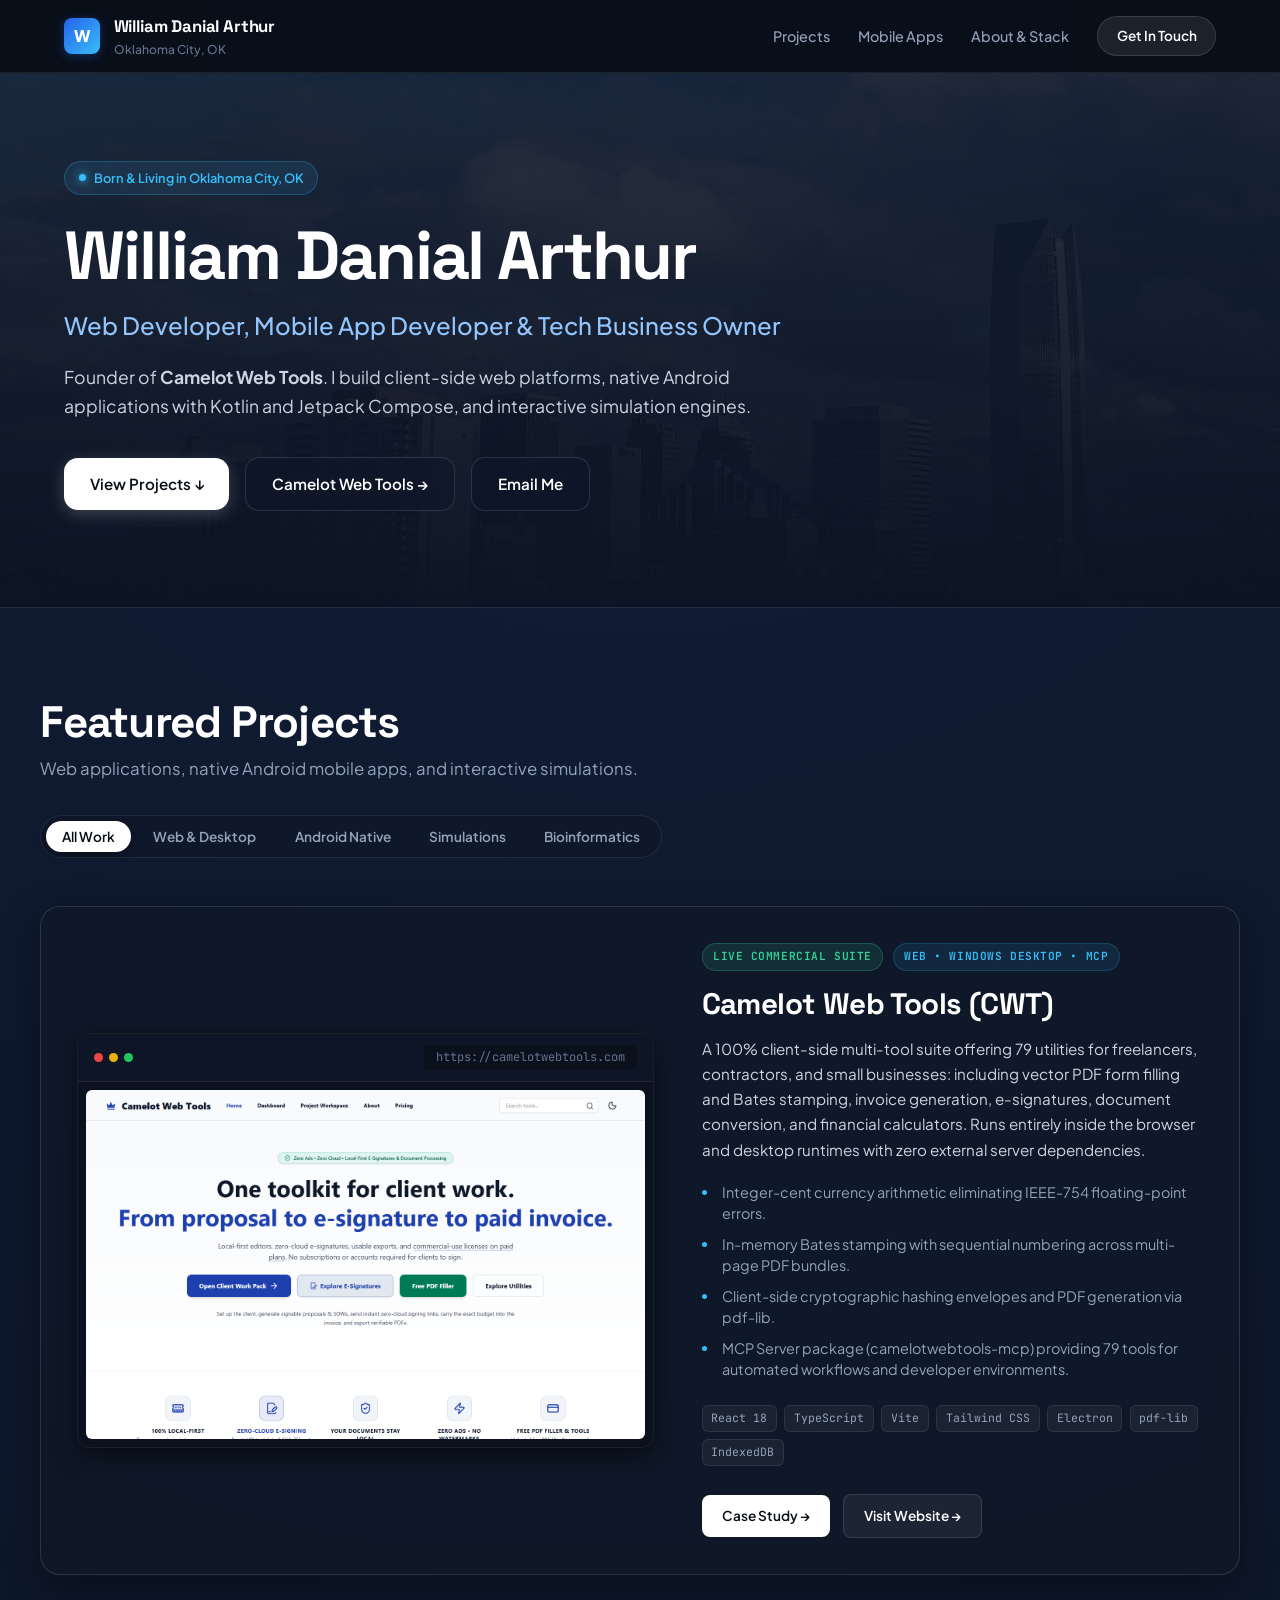
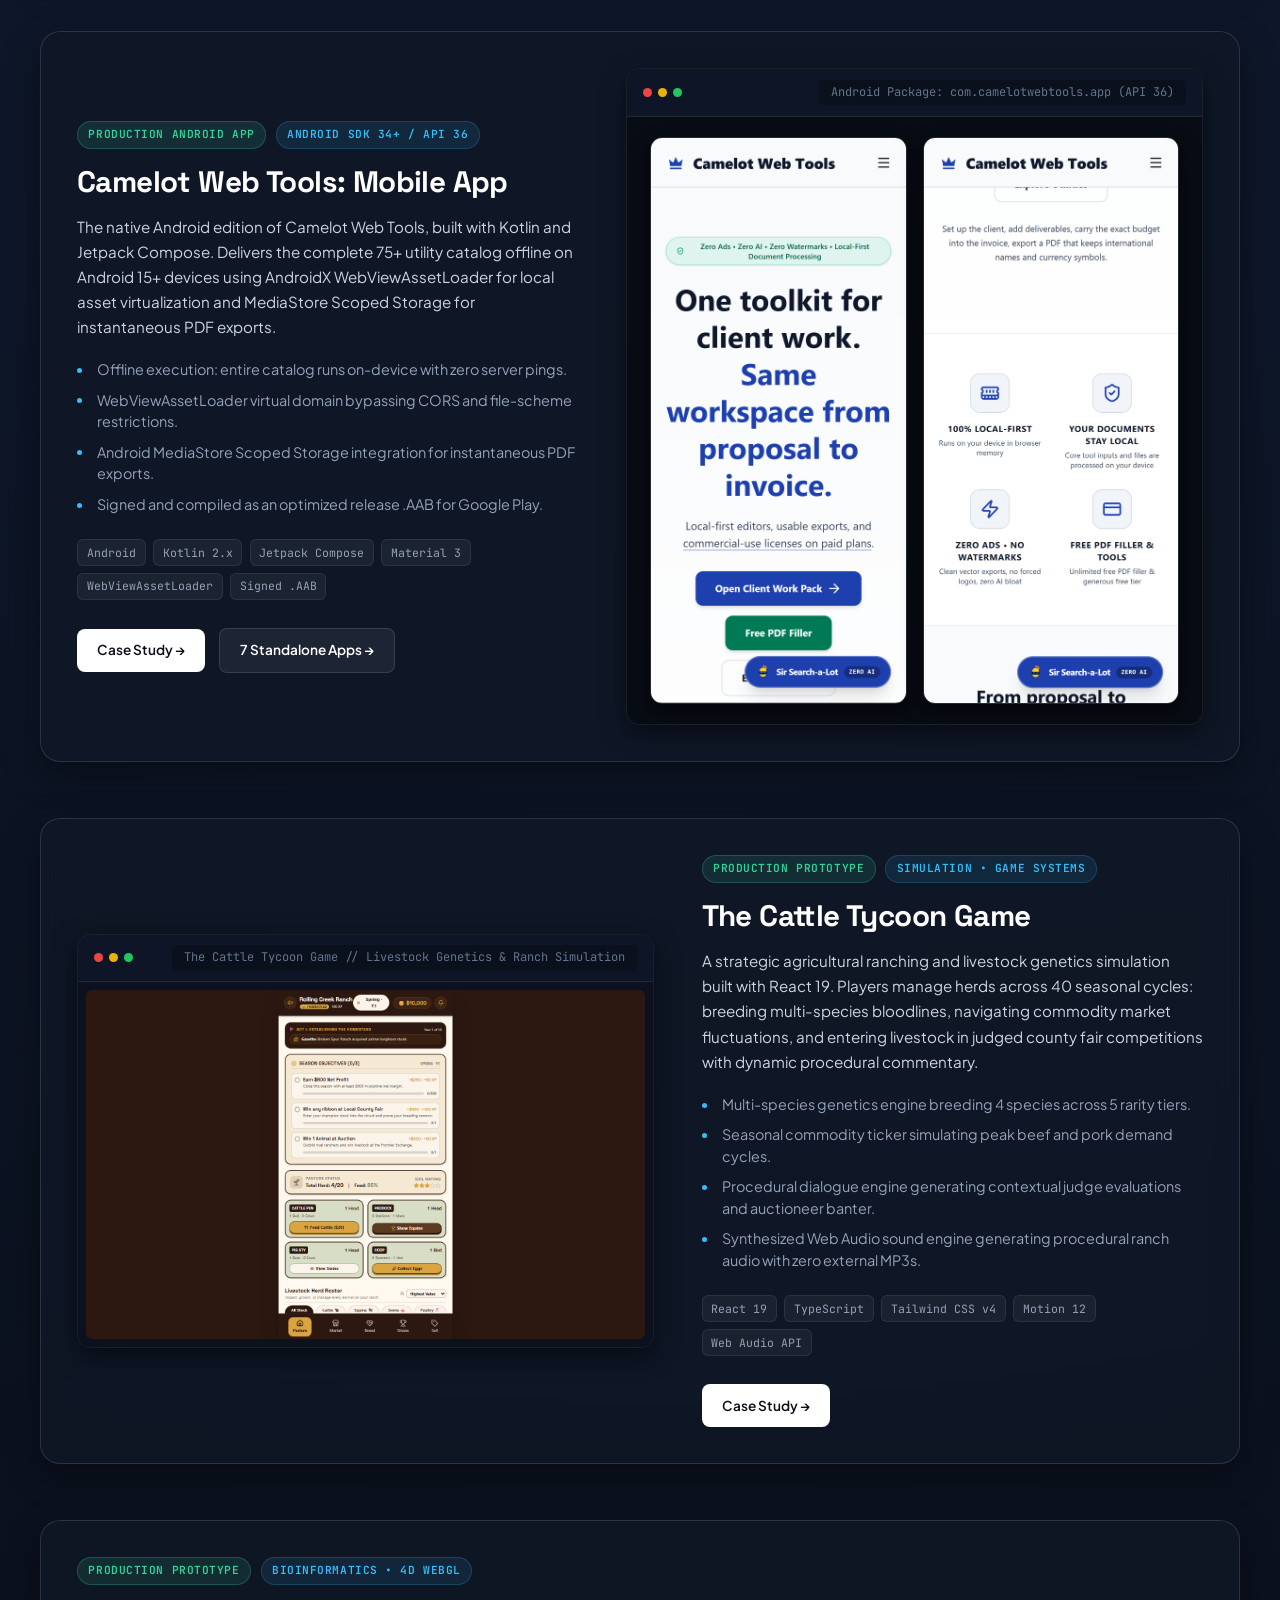
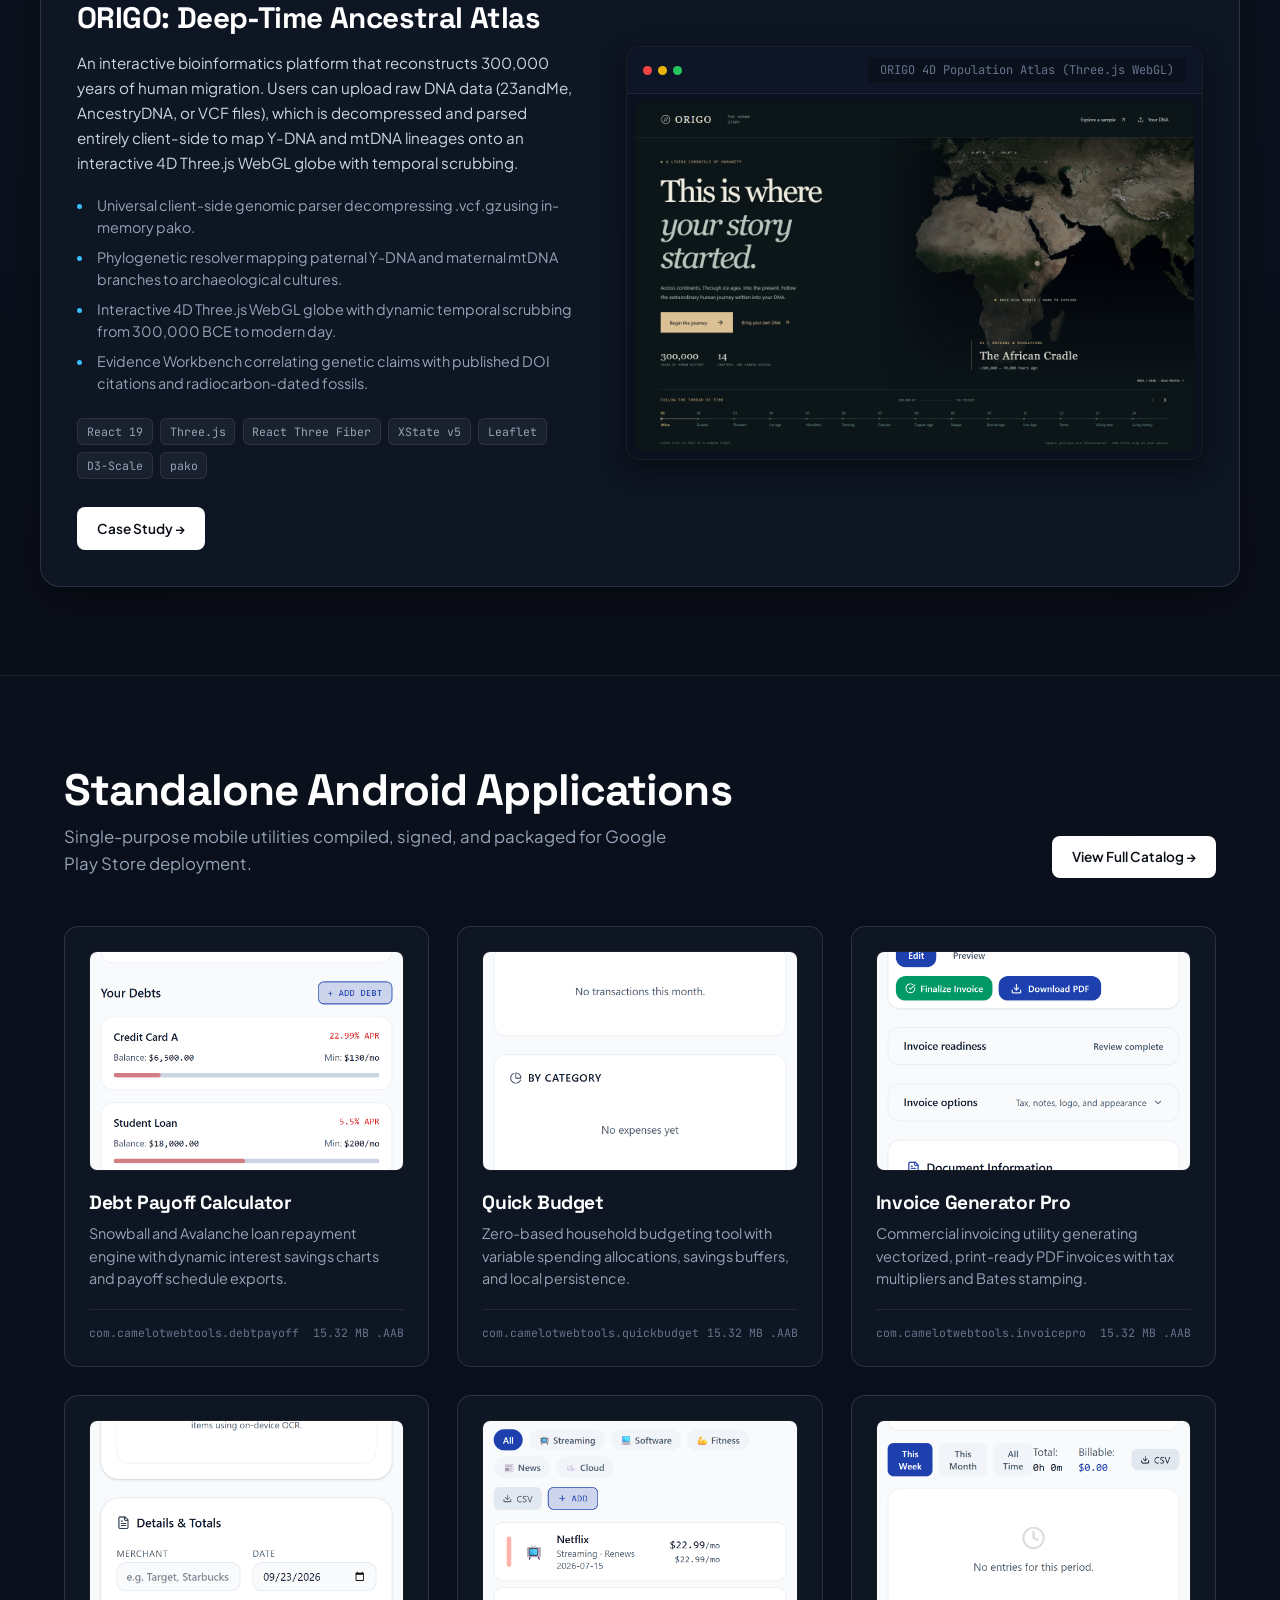
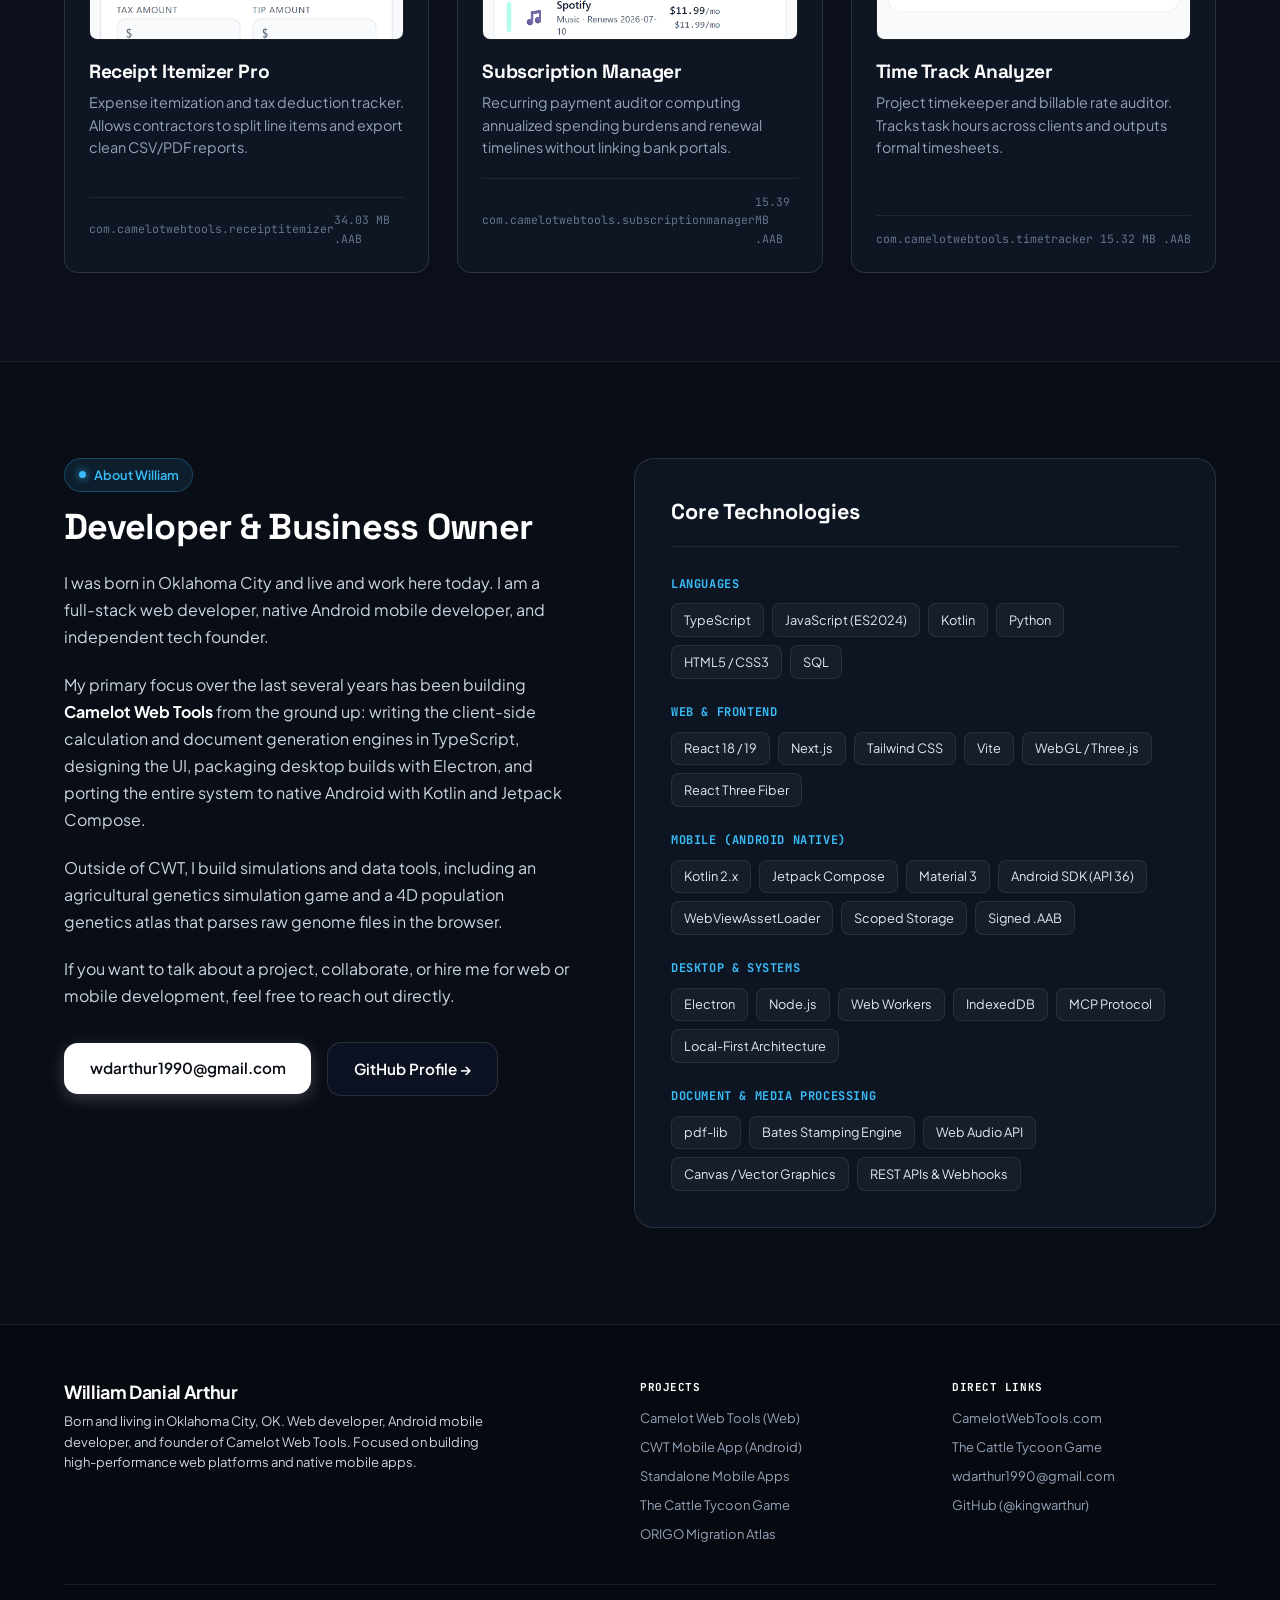
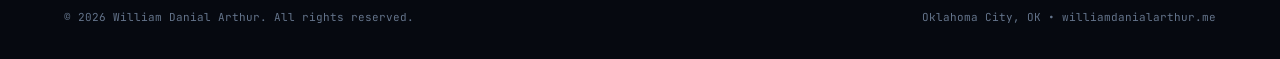
<file: index.html>
<!DOCTYPE html>
<html lang="en">
<head>
  <meta charset="UTF-8" />
  <meta name="viewport" content="width=device-width, initial-scale=1.0" />
  <title>William Danial Arthur | Web Developer, Mobile App Developer &amp; Tech Business Owner (OKC)</title>
  <meta name="description" content="Portfolio of William Danial Arthur - born and living in Oklahoma City, OK. Web developer, Android mobile developer, and founder of Camelot Web Tools." />
  
  <link rel="icon" type="image/png" href="assets/images/cwt-app-icon.png">

  <!-- Google Fonts -->
  <link rel="preconnect" href="https://fonts.googleapis.com">
  <link rel="preconnect" href="https://fonts.gstatic.com" crossorigin>
  <link href="https://fonts.googleapis.com/css2?family=JetBrains+Mono:wght@400;500;600&family=Plus+Jakarta+Sans:wght@400;500;600;700;800&family=Space+Grotesk:wght@600;700;800&display=swap" rel="stylesheet">

  <link rel="stylesheet" href="style.css" />
</head>
<body>

  <!-- Top Scroll Progress Indicator -->
  <div id="scroll-progress"></div>

  <!-- Site Navigation Header -->
  <header class="site-header">
    <div class="container nav-row">
      <a href="index.html" class="brand-group">
        <div class="brand-logo-box">W</div>
        <div class="brand-details">
          <span class="brand-title">William Danial Arthur</span>
          <span class="brand-subtitle">Oklahoma City, OK</span>
        </div>
      </a>

      <nav>
        <button class="mobile-toggle" id="mobileMenuToggle" aria-label="Toggle navigation menu">&#9776;</button>
        <ul class="nav-links" id="navLinks">
          <li><a href="#projects">Projects</a></li>
          <li><a href="#mobileApps">Mobile Apps</a></li>
          <li><a href="#about">About &amp; Stack</a></li>
          <li><a href="mailto:wdarthur1990@gmail.com" class="nav-contact-btn">Get In Touch</a></li>
        </ul>
      </nav>
    </div>
  </header>

  <main>
    <!-- Hero Section with Oklahoma City Skyline Parallax -->
    <section class="hero-wrapper">
      <div class="hero-skyline-bg" id="heroSkyline"></div>
      <div class="container">
        <div class="hero-content">
          <div class="hero-location-tag">
            <span class="hero-location-dot"></span>
            <span>Born &amp; Living in Oklahoma City, OK</span>
          </div>
          <h1 class="hero-headline">William Danial Arthur</h1>
          <p class="hero-subheadline">
            Web Developer, Mobile App Developer &amp; Tech Business Owner
          </p>
          <p class="hero-paragraph">
            Founder of <strong>Camelot Web Tools</strong>. I build client-side web platforms, native Android applications with Kotlin and Jetpack Compose, and interactive simulation engines.
          </p>
          <div class="hero-actions">
            <a href="#projects" class="btn-solid-white">View Projects &darr;</a>
            <a href="https://camelotwebtools.com" target="_blank" rel="noopener" class="btn-outline-white">Camelot Web Tools &rarr;</a>
            <a href="mailto:wdarthur1990@gmail.com" class="btn-outline-white">Email Me</a>
          </div>
        </div>
      </div>
    </section>

    <!-- Featured Projects Showcase -->
    <section class="container section-padding" id="projects">
      <div class="section-head">
        <div>
          <h2 class="section-title">Featured Projects</h2>
          <p class="section-subtitle">
            Web applications, native Android mobile apps, and interactive simulations.
          </p>
        </div>

        <!-- Filter Tabs -->
        <div class="filter-tabs" id="filterTabs">
          <button class="filter-tab active" data-filter="all">All Work</button>
          <button class="filter-tab" data-filter="web">Web &amp; Desktop</button>
          <button class="filter-tab" data-filter="mobile">Android Native</button>
          <button class="filter-tab" data-filter="simulation">Simulations</button>
          <button class="filter-tab" data-filter="bio">Bioinformatics</button>
        </div>
      </div>

      <!-- Project Stack Cards -->
      <div class="project-stack">

        <!-- 1. CAMELOT WEB TOOLS -->
        <article class="project-card is-visible" data-category="web">
          <div class="project-media">
            <div class="chrome-bar">
              <div class="chrome-dots">
                <span class="chrome-dot"></span>
                <span class="chrome-dot"></span>
                <span class="chrome-dot"></span>
              </div>
              <div class="chrome-address">https://camelotwebtools.com</div>
            </div>
            <div class="media-stage">
              <img src="assets/images/cwt-desktop-real.png" alt="Camelot Web Tools Web Application Screenshot" loading="lazy" />
            </div>
          </div>

          <div class="project-content">
            <div>
              <div class="status-badge-row">
                <span class="status-badge badge-live">Live Commercial Suite</span>
                <span class="status-badge badge-platform">Web &bull; Windows Desktop &bull; MCP</span>
              </div>
              <h3 class="project-title">Camelot Web Tools (CWT)</h3>
              <p class="project-desc">
                A 100% client-side multi-tool suite offering 79 utilities for freelancers, contractors, and small businesses: including vector PDF form filling and Bates stamping, invoice generation, e-signatures, document conversion, and financial calculators. Runs entirely inside the browser and desktop runtimes with zero external server dependencies.
              </p>
              <ul class="bullet-features">
                <li>Integer-cent currency arithmetic eliminating IEEE-754 floating-point errors.</li>
                <li>In-memory Bates stamping with sequential numbering across multi-page PDF bundles.</li>
                <li>Client-side cryptographic hashing envelopes and PDF generation via pdf-lib.</li>
                <li>MCP Server package (camelotwebtools-mcp) providing 79 tools for automated workflows and developer environments.</li>
              </ul>
              <div class="tag-cluster">
                <span class="tag-item">React 18</span>
                <span class="tag-item">TypeScript</span>
                <span class="tag-item">Vite</span>
                <span class="tag-item">Tailwind CSS</span>
                <span class="tag-item">Electron</span>
                <span class="tag-item">pdf-lib</span>
                <span class="tag-item">IndexedDB</span>
              </div>
            </div>
            <div class="btn-actions-row">
              <a href="cwt.html" class="btn-case-study">Case Study &rarr;</a>
              <a href="https://camelotwebtools.com" target="_blank" rel="noopener" class="btn-live-link">Visit Website &rarr;</a>
            </div>
          </div>
        </article>

        <!-- 2. CWT MOBILE APP -->
        <article class="project-card reverse is-visible" data-category="mobile">
          <div class="project-media">
            <div class="chrome-bar">
              <div class="chrome-dots">
                <span class="chrome-dot"></span>
                <span class="chrome-dot"></span>
                <span class="chrome-dot"></span>
              </div>
              <div class="chrome-address">Android Package: com.camelotwebtools.app (API 36)</div>
            </div>
            <div class="media-stage dual-phones">
              <div class="phone-card">
                <img src="assets/images/cwt-mobile-hub.png" alt="CWT Mobile Hub Android Screen" loading="lazy" />
              </div>
              <div class="phone-card">
                <img src="assets/images/cwt-mobile-finance.png" alt="CWT Mobile Financial Suite Android Screen" loading="lazy" />
              </div>
            </div>
          </div>

          <div class="project-content">
            <div>
              <div class="status-badge-row">
                <span class="status-badge badge-live">Production Android App</span>
                <span class="status-badge badge-platform">Android SDK 34+ / API 36</span>
              </div>
              <h3 class="project-title">Camelot Web Tools: Mobile App</h3>
              <p class="project-desc">
                The native Android edition of Camelot Web Tools, built with Kotlin and Jetpack Compose. Delivers the complete 75+ utility catalog offline on Android 15+ devices using AndroidX WebViewAssetLoader for local asset virtualization and MediaStore Scoped Storage for instantaneous PDF exports.
              </p>
              <ul class="bullet-features">
                <li>Offline execution: entire catalog runs on-device with zero server pings.</li>
                <li>WebViewAssetLoader virtual domain bypassing CORS and file-scheme restrictions.</li>
                <li>Android MediaStore Scoped Storage integration for instantaneous PDF exports.</li>
                <li>Signed and compiled as an optimized release .AAB for Google Play.</li>
              </ul>
              <div class="tag-cluster">
                <span class="tag-item">Android</span>
                <span class="tag-item">Kotlin 2.x</span>
                <span class="tag-item">Jetpack Compose</span>
                <span class="tag-item">Material 3</span>
                <span class="tag-item">WebViewAssetLoader</span>
                <span class="tag-item">Signed .AAB</span>
              </div>
            </div>
            <div class="btn-actions-row">
              <a href="cwt-mobile.html" class="btn-case-study">Case Study &rarr;</a>
              <a href="cwt-standalone-apps.html" class="btn-live-link">7 Standalone Apps &rarr;</a>
            </div>
          </div>
        </article>

        <!-- 3. THE CATTLE TYCOON GAME -->
        <article class="project-card is-visible" data-category="simulation">
          <div class="project-media">
            <div class="chrome-bar">
              <div class="chrome-dots">
                <span class="chrome-dot"></span>
                <span class="chrome-dot"></span>
                <span class="chrome-dot"></span>
              </div>
              <div class="chrome-address">The Cattle Tycoon Game // Livestock Genetics &amp; Ranch Simulation</div>
            </div>
            <div class="media-stage">
              <img src="assets/images/cattle-tycoon-real.png" alt="The Cattle Game Livestock Simulation Screenshot" loading="lazy" />
            </div>
          </div>

          <div class="project-content">
            <div>
              <div class="status-badge-row">
                <span class="status-badge badge-live">Production Prototype</span>
                <span class="status-badge badge-platform">Simulation &bull; Game Systems</span>
              </div>
              <h3 class="project-title">The Cattle Tycoon Game</h3>
              <p class="project-desc">
                A strategic agricultural ranching and livestock genetics simulation built with React 19. Players manage herds across 40 seasonal cycles: breeding multi-species bloodlines, navigating commodity market fluctuations, and entering livestock in judged county fair competitions with dynamic procedural commentary.
              </p>
              <ul class="bullet-features">
                <li>Multi-species genetics engine breeding 4 species across 5 rarity tiers.</li>
                <li>Seasonal commodity ticker simulating peak beef and pork demand cycles.</li>
                <li>Procedural dialogue engine generating contextual judge evaluations and auctioneer banter.</li>
                <li>Synthesized Web Audio sound engine generating procedural ranch audio with zero external MP3s.</li>
              </ul>
              <div class="tag-cluster">
                <span class="tag-item">React 19</span>
                <span class="tag-item">TypeScript</span>
                <span class="tag-item">Tailwind CSS v4</span>
                <span class="tag-item">Motion 12</span>
                <span class="tag-item">Web Audio API</span>
              </div>
            </div>
            <div class="btn-actions-row">
              <a href="cattle-tycoon.html" class="btn-case-study">Case Study &rarr;</a>
            </div>
          </div>
        </article>

        <!-- 4. ORIGO BIOINFORMATICS ATLAS -->
        <article class="project-card reverse is-visible" data-category="bio">
          <div class="project-media">
            <div class="chrome-bar">
              <div class="chrome-dots">
                <span class="chrome-dot"></span>
                <span class="chrome-dot"></span>
                <span class="chrome-dot"></span>
              </div>
              <div class="chrome-address">ORIGO 4D Population Atlas (Three.js WebGL)</div>
            </div>
            <div class="media-stage">
              <img src="assets/images/origo-real.png" alt="ORIGO 4D WebGL Population Dispersal Atlas Screenshot" loading="lazy" />
            </div>
          </div>

          <div class="project-content">
            <div>
              <div class="status-badge-row">
                <span class="status-badge badge-live">Production Prototype</span>
                <span class="status-badge badge-platform">Bioinformatics &bull; 4D WebGL</span>
              </div>
              <h3 class="project-title">ORIGO: Deep-Time Ancestral Atlas</h3>
              <p class="project-desc">
                An interactive bioinformatics platform that reconstructs 300,000 years of human migration. Users can upload raw DNA data (23andMe, AncestryDNA, or VCF files), which is decompressed and parsed entirely client-side to map Y-DNA and mtDNA lineages onto an interactive 4D Three.js WebGL globe with temporal scrubbing.
              </p>
              <ul class="bullet-features">
                <li>Universal client-side genomic parser decompressing .vcf.gz using in-memory pako.</li>
                <li>Phylogenetic resolver mapping paternal Y-DNA and maternal mtDNA branches to archaeological cultures.</li>
                <li>Interactive 4D Three.js WebGL globe with dynamic temporal scrubbing from 300,000 BCE to modern day.</li>
                <li>Evidence Workbench correlating genetic claims with published DOI citations and radiocarbon-dated fossils.</li>
              </ul>
              <div class="tag-cluster">
                <span class="tag-item">React 19</span>
                <span class="tag-item">Three.js</span>
                <span class="tag-item">React Three Fiber</span>
                <span class="tag-item">XState v5</span>
                <span class="tag-item">Leaflet</span>
                <span class="tag-item">D3-Scale</span>
                <span class="tag-item">pako</span>
              </div>
            </div>
            <div class="btn-actions-row">
              <a href="origo.html" class="btn-case-study">Case Study &rarr;</a>
            </div>
          </div>
        </article>

      </div>
    </section>

    <!-- Standalone Android Applications Catalog -->
    <section class="standalone-section section-padding" id="mobileApps">
      <div class="container">
        <div class="section-head">
          <div>
            <h2 class="section-title">Standalone Android Applications</h2>
            <p class="section-subtitle">
              Single-purpose mobile utilities compiled, signed, and packaged for Google Play Store deployment.
            </p>
          </div>
          <div>
            <a href="cwt-standalone-apps.html" class="btn-case-study">View Full Catalog &rarr;</a>
          </div>
        </div>

        <div class="apps-grid">

          <!-- 1: Debt Payoff -->
          <article class="app-card" data-category="mobile">
            <div class="app-stage">
              <img src="assets/images/cwt-standalone-debt.png" alt="Debt Payoff Calculator Android Screen" loading="lazy" />
            </div>
            <h4 class="app-title">Debt Payoff Calculator</h4>
            <p class="app-desc">
              Snowball and Avalanche loan repayment engine with dynamic interest savings charts and payoff schedule exports.
            </p>
            <div class="app-footer">
              <span>com.camelotwebtools.debtpayoff</span>
              <span>15.32 MB .AAB</span>
            </div>
          </article>

          <!-- 2: Quick Budget -->
          <article class="app-card" data-category="mobile">
            <div class="app-stage">
              <img src="assets/images/cwt-standalone-budget.png" alt="Quick Budget Android Screen" loading="lazy" />
            </div>
            <h4 class="app-title">Quick Budget</h4>
            <p class="app-desc">
              Zero-based household budgeting tool with variable spending allocations, savings buffers, and local persistence.
            </p>
            <div class="app-footer">
              <span>com.camelotwebtools.quickbudget</span>
              <span>15.32 MB .AAB</span>
            </div>
          </article>

          <!-- 3: Invoice Generator Pro -->
          <article class="app-card" data-category="mobile">
            <div class="app-stage">
              <img src="assets/images/cwt-standalone-invoice.png" alt="Invoice Generator Pro Android Screen" loading="lazy" />
            </div>
            <h4 class="app-title">Invoice Generator Pro</h4>
            <p class="app-desc">
              Commercial invoicing utility generating vectorized, print-ready PDF invoices with tax multipliers and Bates stamping.
            </p>
            <div class="app-footer">
              <span>com.camelotwebtools.invoicepro</span>
              <span>15.32 MB .AAB</span>
            </div>
          </article>

          <!-- 4: Receipt Itemizer Pro -->
          <article class="app-card" data-category="mobile">
            <div class="app-stage">
              <img src="assets/images/cwt-standalone-receipt.png" alt="Receipt Itemizer Pro Android Screen" loading="lazy" />
            </div>
            <h4 class="app-title">Receipt Itemizer Pro</h4>
            <p class="app-desc">
              Expense itemization and tax deduction tracker. Allows contractors to split line items and export clean CSV/PDF reports.
            </p>
            <div class="app-footer">
              <span>com.camelotwebtools.receiptitemizer</span>
              <span>34.03 MB .AAB</span>
            </div>
          </article>

          <!-- 5: Subscription Manager -->
          <article class="app-card" data-category="mobile">
            <div class="app-stage">
              <img src="assets/images/cwt-standalone-subscription.png" alt="Subscription Manager Android Screen" loading="lazy" />
            </div>
            <h4 class="app-title">Subscription Manager</h4>
            <p class="app-desc">
              Recurring payment auditor computing annualized spending burdens and renewal timelines without linking bank portals.
            </p>
            <div class="app-footer">
              <span>com.camelotwebtools.subscriptionmanager</span>
              <span>15.39 MB .AAB</span>
            </div>
          </article>

          <!-- 6: Time Track Analyzer -->
          <article class="app-card" data-category="mobile">
            <div class="app-stage">
              <img src="assets/images/cwt-standalone-timetrack.png" alt="Time Track Analyzer Android Screen" loading="lazy" />
            </div>
            <h4 class="app-title">Time Track Analyzer</h4>
            <p class="app-desc">
              Project timekeeper and billable rate auditor. Tracks task hours across clients and outputs formal timesheets.
            </p>
            <div class="app-footer">
              <span>com.camelotwebtools.timetracker</span>
              <span>15.32 MB .AAB</span>
            </div>
          </article>

        </div>
      </div>
    </section>

    <!-- About & Technical Stack -->
    <section class="about-section" id="about">
      <div class="container about-grid">
        <div class="about-bio">
          <div class="hero-location-tag" style="margin-bottom: 14px;">
            <span class="hero-location-dot"></span>
            <span>About William</span>
          </div>
          <h2>Developer &amp; Business Owner</h2>
          <p>
            I was born in Oklahoma City and live and work here today. I am a full-stack web developer, native Android mobile developer, and independent tech founder.
          </p>
          <p>
            My primary focus over the last several years has been building <strong>Camelot Web Tools</strong> from the ground up: writing the client-side calculation and document generation engines in TypeScript, designing the UI, packaging desktop builds with Electron, and porting the entire system to native Android with Kotlin and Jetpack Compose.
          </p>
          <p>
            Outside of CWT, I build simulations and data tools, including an agricultural genetics simulation game and a 4D population genetics atlas that parses raw genome files in the browser.
          </p>
          <p>
            If you want to talk about a project, collaborate, or hire me for web or mobile development, feel free to reach out directly.
          </p>
          <div class="about-contact-links">
            <a href="mailto:wdarthur1990@gmail.com" class="btn-solid-white">wdarthur1990@gmail.com</a>
            <a href="https://github.com/kingwarthur" target="_blank" rel="noopener" class="btn-outline-white">GitHub Profile &rarr;</a>
          </div>
        </div>

        <!-- Technical Stack Panel -->
        <div class="stack-panel">
          <div class="stack-title">Core Technologies</div>
          <div class="stack-list">
            <div>
              <div class="stack-group-title">Languages</div>
              <div class="stack-chips">
                <span class="stack-chip">TypeScript</span>
                <span class="stack-chip">JavaScript (ES2024)</span>
                <span class="stack-chip">Kotlin</span>
                <span class="stack-chip">Python</span>
                <span class="stack-chip">HTML5 / CSS3</span>
                <span class="stack-chip">SQL</span>
              </div>
            </div>

            <div>
              <div class="stack-group-title">Web &amp; Frontend</div>
              <div class="stack-chips">
                <span class="stack-chip">React 18 / 19</span>
                <span class="stack-chip">Next.js</span>
                <span class="stack-chip">Tailwind CSS</span>
                <span class="stack-chip">Vite</span>
                <span class="stack-chip">WebGL / Three.js</span>
                <span class="stack-chip">React Three Fiber</span>
              </div>
            </div>

            <div>
              <div class="stack-group-title">Mobile (Android Native)</div>
              <div class="stack-chips">
                <span class="stack-chip">Kotlin 2.x</span>
                <span class="stack-chip">Jetpack Compose</span>
                <span class="stack-chip">Material 3</span>
                <span class="stack-chip">Android SDK (API 36)</span>
                <span class="stack-chip">WebViewAssetLoader</span>
                <span class="stack-chip">Scoped Storage</span>
                <span class="stack-chip">Signed .AAB</span>
              </div>
            </div>

            <div>
              <div class="stack-group-title">Desktop &amp; Systems</div>
              <div class="stack-chips">
                <span class="stack-chip">Electron</span>
                <span class="stack-chip">Node.js</span>
                <span class="stack-chip">Web Workers</span>
                <span class="stack-chip">IndexedDB</span>
                <span class="stack-chip">MCP Protocol</span>
                <span class="stack-chip">Local-First Architecture</span>
              </div>
            </div>

            <div>
              <div class="stack-group-title">Document &amp; Media Processing</div>
              <div class="stack-chips">
                <span class="stack-chip">pdf-lib</span>
                <span class="stack-chip">Bates Stamping Engine</span>
                <span class="stack-chip">Web Audio API</span>
                <span class="stack-chip">Canvas / Vector Graphics</span>
                <span class="stack-chip">REST APIs &amp; Webhooks</span>
              </div>
            </div>
          </div>
        </div>
      </div>
    </section>

  </main>

  <!-- Clean Minimal Footer -->
  <footer class="site-footer">
    <div class="container">
      <div class="footer-grid">
        <div class="footer-bio">
          <h4>William Danial Arthur</h4>
          <p>
            Born and living in Oklahoma City, OK. Web developer, Android mobile developer, and founder of Camelot Web Tools. Focused on building high-performance web platforms and native mobile apps.
          </p>
        </div>

        <div class="footer-col">
          <h5>Projects</h5>
          <ul class="footer-links">
            <li><a href="cwt.html">Camelot Web Tools (Web)</a></li>
            <li><a href="cwt-mobile.html">CWT Mobile App (Android)</a></li>
            <li><a href="cwt-standalone-apps.html">Standalone Mobile Apps</a></li>
            <li><a href="cattle-tycoon.html">The Cattle Tycoon Game</a></li>
            <li><a href="origo.html">ORIGO Migration Atlas</a></li>
          </ul>
        </div>

        <div class="footer-col">
          <h5>Direct Links</h5>
          <ul class="footer-links">
            <li><a href="https://camelotwebtools.com" target="_blank" rel="noopener">CamelotWebTools.com</a></li>
            <li><a href="cattle-tycoon.html">The Cattle Tycoon Game</a></li>
            <li><a href="mailto:wdarthur1990@gmail.com">wdarthur1990@gmail.com</a></li>
            <li><a href="https://github.com/kingwarthur" target="_blank" rel="noopener">GitHub (@kingwarthur)</a></li>
          </ul>
        </div>
      </div>

      <div class="footer-bottom">
        <div>
          &copy; 2026 William Danial Arthur. All rights reserved.
        </div>
        <div>
          Oklahoma City, OK &bull; williamdanialarthur.me
        </div>
      </div>
    </div>
  </footer>

  <script src="script.js"></script>
</body>
</html>
</file>
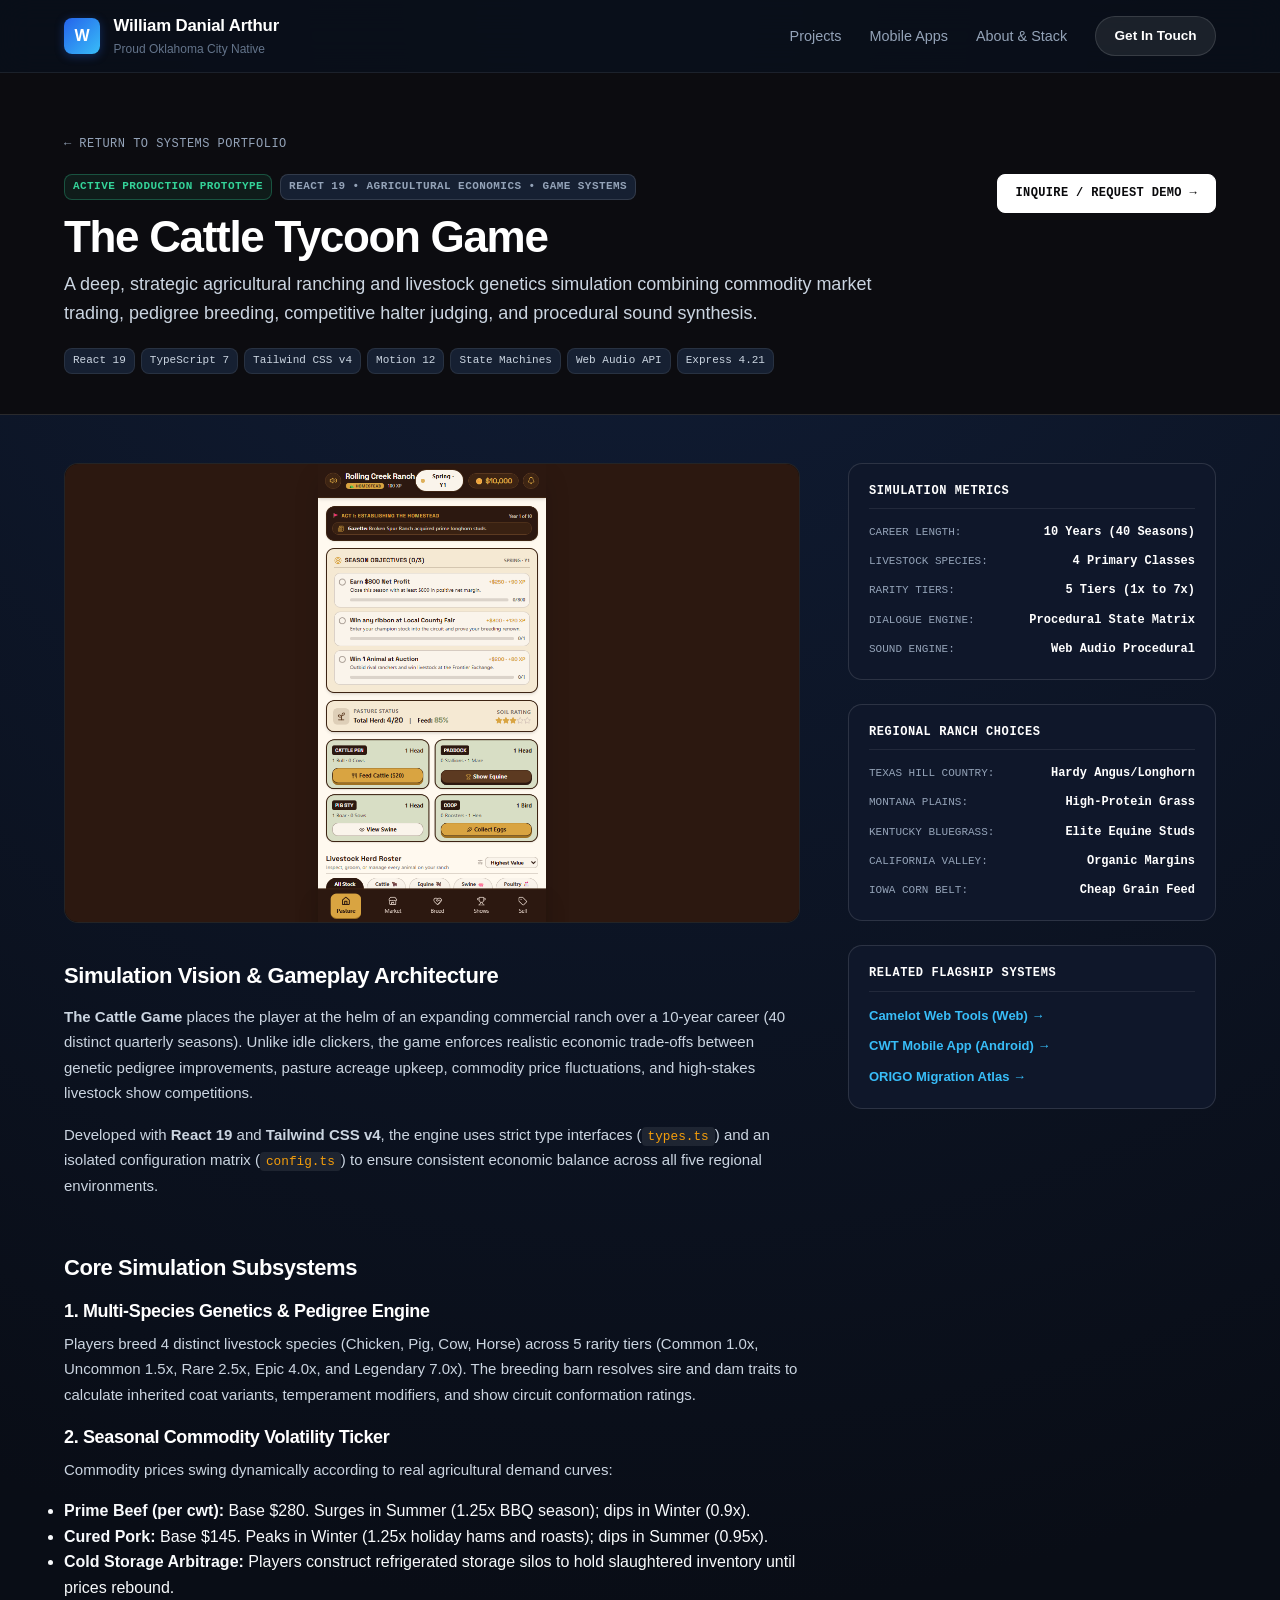
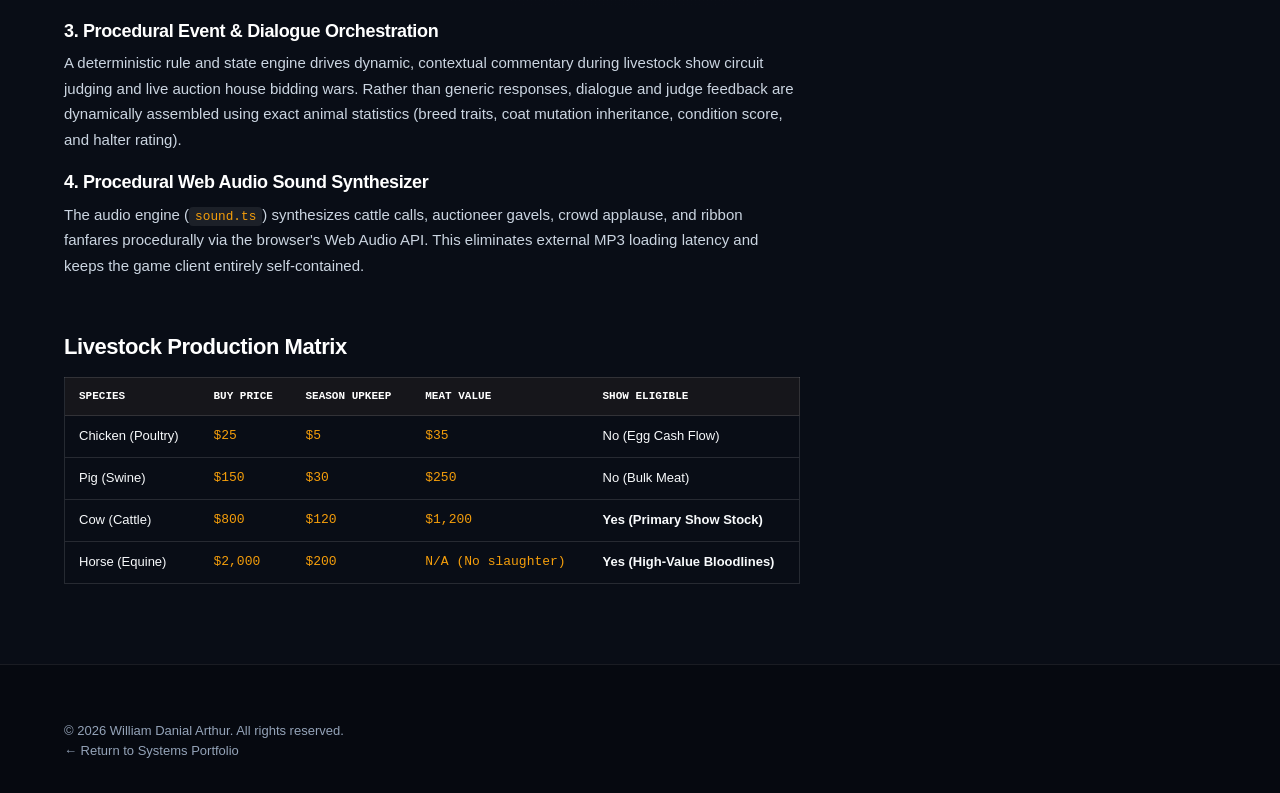
<file: cattle-tycoon.html>
<!DOCTYPE html>
<html lang="en">
<head>
  <meta charset="UTF-8" />
  <meta name="viewport" content="width=device-width, initial-scale=1.0" />
  <meta http-equiv="Cache-Control" content="no-cache, no-store, must-revalidate" />
  <meta http-equiv="Pragma" content="no-cache" />
  <meta http-equiv="Expires" content="0" />
  <title>The Cattle Tycoon Game | Simulation Systems &amp; Agricultural Economics</title>
  <meta name="description" content="Technical case study of The Cattle Tycoon Game — an agricultural ranching simulation, commodity ticker, and genetics engine built with React 19, TypeScript, and Web Audio API." />
  
  <link rel="stylesheet" href="style.css?v=5.0" />
  <link rel="icon" type="image/png" href="assets/images/cwt-app-icon.png">
</head>
<body>

  <!-- Site Navigation -->
  <header class="site-header">
    <div class="container nav-container">
      <a href="index.html" class="brand-group">
        <div class="brand-logo-box">W</div>
        <div class="brand-details">
          <span class="brand-title">William Danial Arthur</span>
          <span class="brand-subtitle">Proud Oklahoma City Native</span>
        </div>
      </a>

      <nav>
        <button class="mobile-toggle" id="mobileMenuToggle" aria-label="Toggle navigation menu">&#9776;</button>
        <ul class="nav-links" id="navLinks">
          <li class="nav-item"><a href="index.html#projects">Projects</a></li>
          <li class="nav-item"><a href="index.html#mobileApps">Mobile Apps</a></li>
          <li class="nav-item"><a href="index.html#about">About &amp; Stack</a></li>
          <li class="nav-item"><a href="mailto:wdarthur1990@gmail.com" class="nav-contact-btn">Get In Touch</a></li>
        </ul>
      </nav>
    </div>
  </header>

  <main>
    <!-- Project Hero -->
    <section class="detail-hero-sharp">
      <div class="container">
        <a href="index.html" class="back-link-sharp">&larr; Return to Systems Portfolio</a>
        <div class="detail-head-group">
          <div>
            <div class="card-status-strip">
              <span class="sharp-tag tag-status-live">Active Production Prototype</span>
              <span class="sharp-tag tag-arch">React 19 &bull; Agricultural Economics &bull; Game Systems</span>
            </div>
            <h1>The Cattle Tycoon Game</h1>
            <p>
              A deep, strategic agricultural ranching and livestock genetics simulation combining commodity market trading, pedigree breeding, competitive halter judging, and procedural sound synthesis.
            </p>
          </div>
          <div>
            <a href="mailto:wdarthur1990@gmail.com" class="btn-solid">
              Inquire / Request Demo &rarr;
            </a>
          </div>
        </div>

        <div class="card-tech-chips">
          <span class="tech-chip">React 19</span>
          <span class="tech-chip">TypeScript 7</span>
          <span class="tech-chip">Tailwind CSS v4</span>
          <span class="tech-chip">Motion 12</span>
          <span class="tech-chip">State Machines</span>
          <span class="tech-chip">Web Audio API</span>
          <span class="tech-chip">Express 4.21</span>
        </div>
      </div>
    </section>

    <!-- Main Content & Simulation Architecture Breakdown -->
    <section class="detail-layout-container">
      <div class="container detail-split-grid">
        
        <!-- Left Main Column -->
        <div class="detail-main-flow">
          
          <!-- Real Application Screenshot Showcase -->
          <div class="sharp-screenshot-frame">
            <img src="assets/images/cattle-tycoon-real.png" alt="The Cattle Game Live Simulation Interface Screenshot" />
          </div>

          <!-- Section 1: Executive Overview -->
          <div class="detail-text-block">
            <h2>Simulation Vision &amp; Gameplay Architecture</h2>
            <p>
              <strong>The Cattle Game</strong> places the player at the helm of an expanding commercial ranch over a 10-year career (40 distinct quarterly seasons). Unlike idle clickers, the game enforces realistic economic trade-offs between genetic pedigree improvements, pasture acreage upkeep, commodity price fluctuations, and high-stakes livestock show competitions.
            </p>
            <p>
              Developed with <strong>React 19</strong> and <strong>Tailwind CSS v4</strong>, the engine uses strict type interfaces (<code>types.ts</code>) and an isolated configuration matrix (<code>config.ts</code>) to ensure consistent economic balance across all five regional environments.
            </p>
          </div>

          <!-- Section 2: Core Simulation Subsystems -->
          <div class="detail-text-block">
            <h2>Core Simulation Subsystems</h2>
            
            <h3 style="font-size: 1.125rem; font-weight: 700; color: var(--text-white); margin: 20px 0 8px 0;">
              1. Multi-Species Genetics &amp; Pedigree Engine
            </h3>
            <p>
              Players breed 4 distinct livestock species (Chicken, Pig, Cow, Horse) across 5 rarity tiers (Common 1.0x, Uncommon 1.5x, Rare 2.5x, Epic 4.0x, and Legendary 7.0x). The breeding barn resolves sire and dam traits to calculate inherited coat variants, temperament modifiers, and show circuit conformation ratings.
            </p>

            <h3 style="font-size: 1.125rem; font-weight: 700; color: var(--text-white); margin: 20px 0 8px 0;">
              2. Seasonal Commodity Volatility Ticker
            </h3>
            <p>
              Commodity prices swing dynamically according to real agricultural demand curves:
            </p>
            <ul class="card-spec-bullets" style="margin-top: 10px;">
              <li><strong>Prime Beef (per cwt):</strong> Base $280. Surges in Summer (1.25x BBQ season); dips in Winter (0.9x).</li>
              <li><strong>Cured Pork:</strong> Base $145. Peaks in Winter (1.25x holiday hams and roasts); dips in Summer (0.95x).</li>
              <li><strong>Cold Storage Arbitrage:</strong> Players construct refrigerated storage silos to hold slaughtered inventory until prices rebound.</li>
            </ul>

            <h3 style="font-size: 1.125rem; font-weight: 700; color: var(--text-white); margin: 20px 0 8px 0;">
              3. Procedural Event &amp; Dialogue Orchestration
            </h3>
            <p>
              A deterministic rule and state engine drives dynamic, contextual commentary during livestock show circuit judging and live auction house bidding wars. Rather than generic responses, dialogue and judge feedback are dynamically assembled using exact animal statistics (breed traits, coat mutation inheritance, condition score, and halter rating).
            </p>

            <h3 style="font-size: 1.125rem; font-weight: 700; color: var(--text-white); margin: 20px 0 8px 0;">
              4. Procedural Web Audio Sound Synthesizer
            </h3>
            <p>
              The audio engine (<code>sound.ts</code>) synthesizes cattle calls, auctioneer gavels, crowd applause, and ribbon fanfares procedurally via the browser's Web Audio API. This eliminates external MP3 loading latency and keeps the game client entirely self-contained.
            </p>
          </div>

          <!-- Section 3: Livestock Species & Economic Stats Table -->
          <div class="detail-text-block">
            <h2>Livestock Production Matrix</h2>
            <table class="linear-spec-table">
              <thead>
                <tr>
                  <th>Species</th>
                  <th>Buy Price</th>
                  <th>Season Upkeep</th>
                  <th>Meat Value</th>
                  <th>Show Eligible</th>
                </tr>
              </thead>
              <tbody>
                <tr>
                  <td>Chicken (Poultry)</td>
                  <td class="code-item">$25</td>
                  <td class="code-item">$5</td>
                  <td class="code-item">$35</td>
                  <td>No (Egg Cash Flow)</td>
                </tr>
                <tr>
                  <td>Pig (Swine)</td>
                  <td class="code-item">$150</td>
                  <td class="code-item">$30</td>
                  <td class="code-item">$250</td>
                  <td>No (Bulk Meat)</td>
                </tr>
                <tr>
                  <td>Cow (Cattle)</td>
                  <td class="code-item">$800</td>
                  <td class="code-item">$120</td>
                  <td class="code-item">$1,200</td>
                  <td><strong>Yes (Primary Show Stock)</strong></td>
                </tr>
                <tr>
                  <td>Horse (Equine)</td>
                  <td class="code-item">$2,000</td>
                  <td class="code-item">$200</td>
                  <td class="code-item">N/A (No slaughter)</td>
                  <td><strong>Yes (High-Value Bloodlines)</strong></td>
                </tr>
              </tbody>
            </table>
          </div>

        </div>

        <!-- Right Sidebar Info Column -->
        <aside class="detail-sidebar-flow">
          
          <div class="sharp-sidebar-card">
            <h3>Simulation Metrics</h3>
            <ul class="sidebar-data-list">
              <li>
                <span class="meta-k">Career Length:</span>
                <span class="meta-v">10 Years (40 Seasons)</span>
              </li>
              <li>
                <span class="meta-k">Livestock Species:</span>
                <span class="meta-v">4 Primary Classes</span>
              </li>
              <li>
                <span class="meta-k">Rarity Tiers:</span>
                <span class="meta-v">5 Tiers (1x to 7x)</span>
              </li>
              <li>
                <span class="meta-k">Dialogue Engine:</span>
                <span class="meta-v">Procedural State Matrix</span>
              </li>
              <li>
                <span class="meta-k">Sound Engine:</span>
                <span class="meta-v">Web Audio Procedural</span>
              </li>
            </ul>
          </div>

          <div class="sharp-sidebar-card">
            <h3>Regional Ranch Choices</h3>
            <ul class="sidebar-data-list">
              <li>
                <span class="meta-k">Texas Hill Country:</span>
                <span class="meta-v">Hardy Angus/Longhorn</span>
              </li>
              <li>
                <span class="meta-k">Montana Plains:</span>
                <span class="meta-v">High-Protein Grass</span>
              </li>
              <li>
                <span class="meta-k">Kentucky Bluegrass:</span>
                <span class="meta-v">Elite Equine Studs</span>
              </li>
              <li>
                <span class="meta-k">California Valley:</span>
                <span class="meta-v">Organic Margins</span>
              </li>
              <li>
                <span class="meta-k">Iowa Corn Belt:</span>
                <span class="meta-v">Cheap Grain Feed</span>
              </li>
            </ul>
          </div>

          <div class="sharp-sidebar-card">
            <h3>Related Flagship Systems</h3>
            <ul class="sidebar-data-list">
              <li>
                <a href="cwt.html" style="font-weight: 600; color: var(--accent-blue);">Camelot Web Tools (Web) &rarr;</a>
              </li>
              <li>
                <a href="cwt-mobile.html" style="font-weight: 600; color: var(--accent-blue);">CWT Mobile App (Android) &rarr;</a>
              </li>
              <li>
                <a href="origo.html" style="font-weight: 600; color: var(--accent-blue);">ORIGO Migration Atlas &rarr;</a>
              </li>
            </ul>
          </div>

        </aside>

      </div>
    </section>
  </main>

  <!-- Straight-Edge Footer -->
  <footer class="site-footer">
    <div class="container footer-sub-bar">
      <div>
        &copy; 2026 William Danial Arthur. All rights reserved.
      </div>
      <div>
        <a href="index.html" style="color: var(--text-muted);">&larr; Return to Systems Portfolio</a>
      </div>
    </div>
  </footer>

  <script src="script.js?v=2.2"></script>
</body>
</html>
</file>
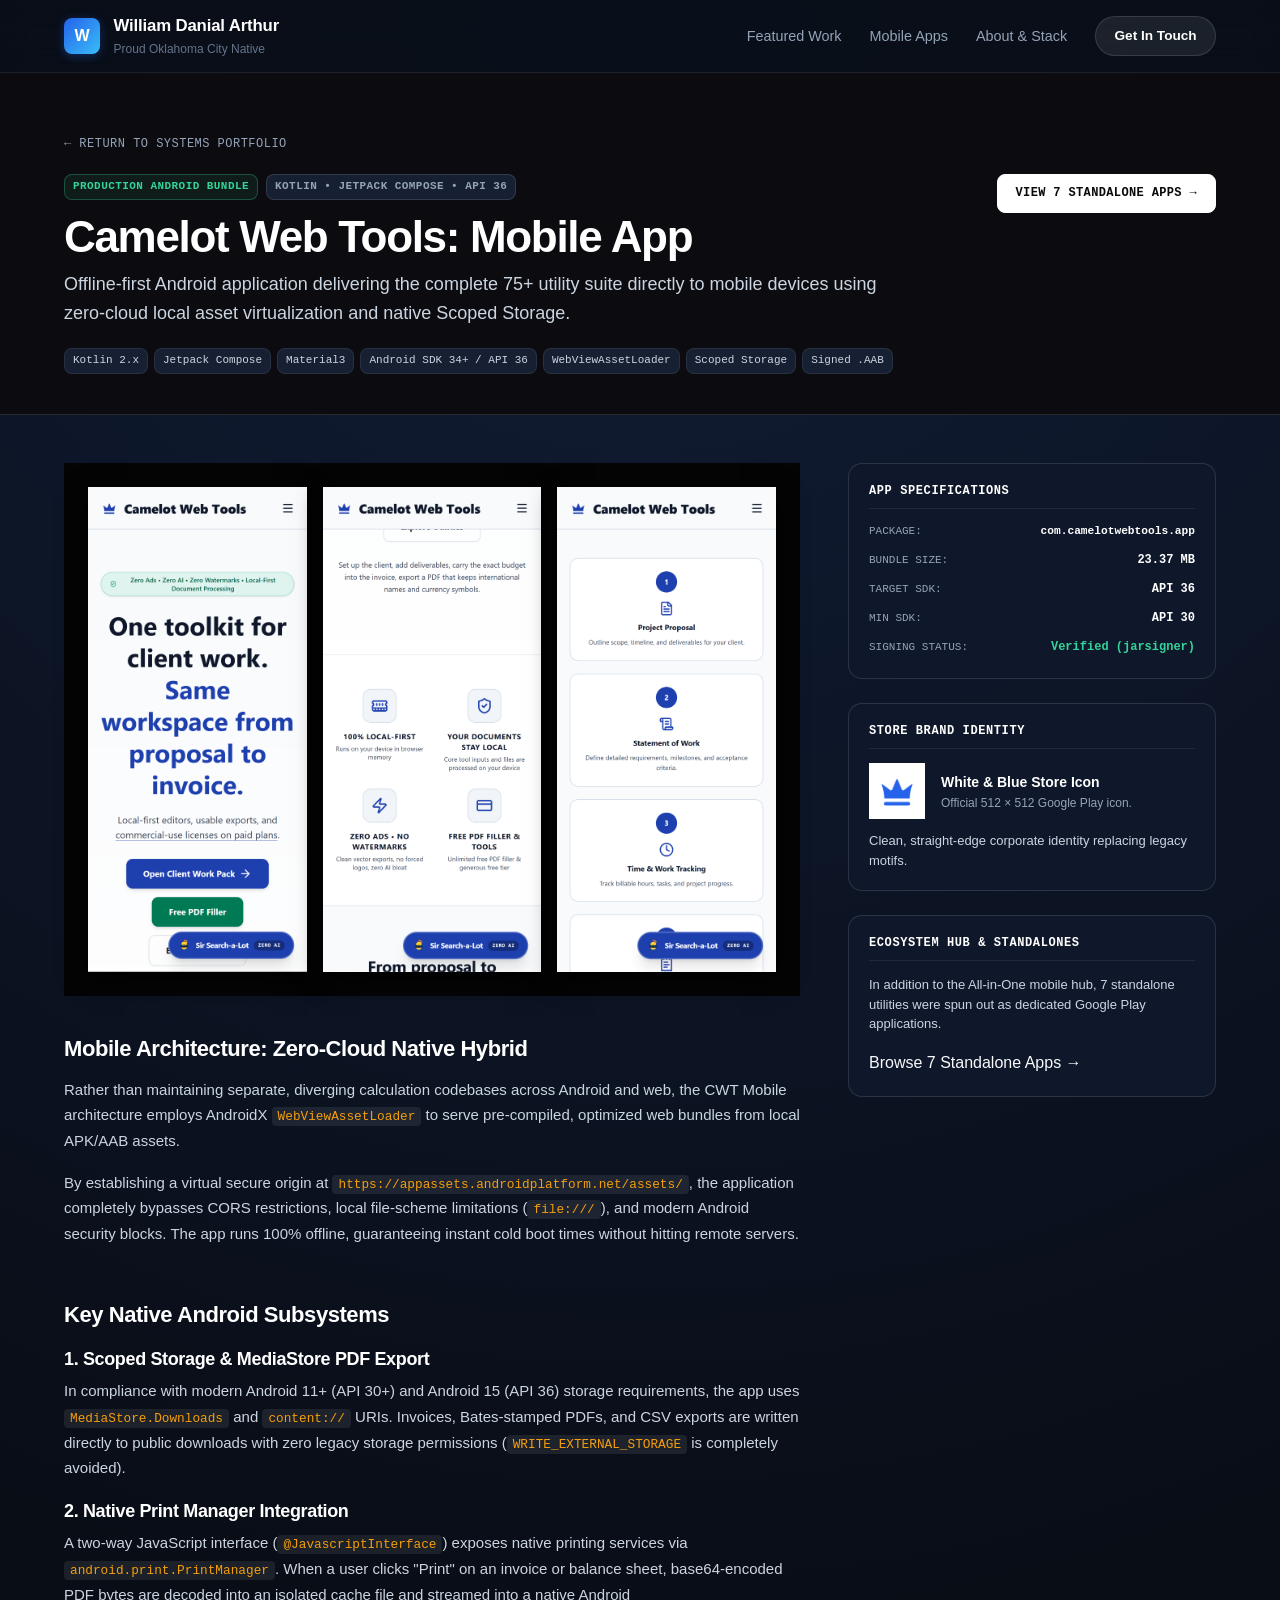
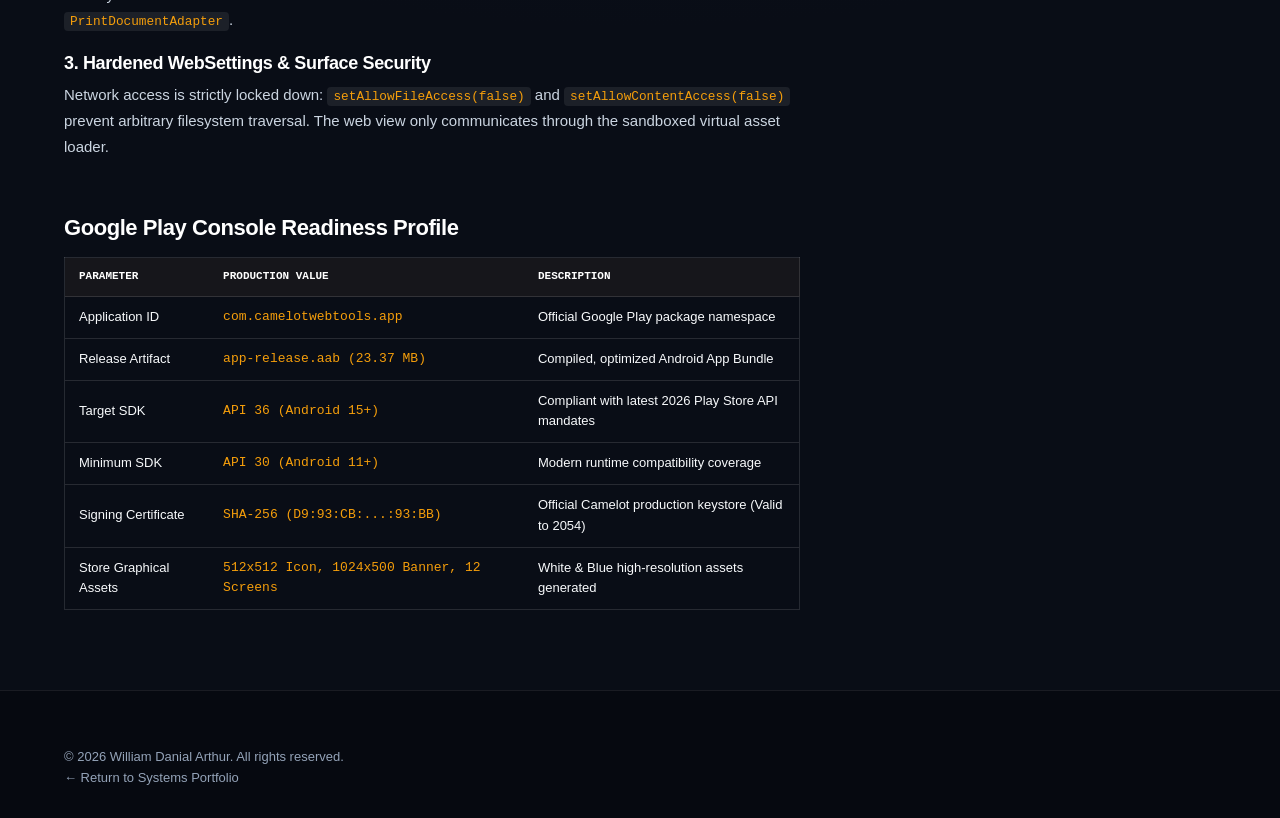
<file: cwt-mobile.html>
<!DOCTYPE html>
<html lang="en">
<head>
  <meta charset="UTF-8" />
  <meta name="viewport" content="width=device-width, initial-scale=1.0" />
  <meta http-equiv="Cache-Control" content="no-cache, no-store, must-revalidate" />
  <meta http-equiv="Pragma" content="no-cache" />
  <meta http-equiv="Expires" content="0" />
  <title>CWT Mobile App | Native Android Architecture &amp; Play Readiness</title>
  <meta name="description" content="Technical deep dive into Camelot Web Tools Mobile App — Android 15+ native hybrid app built with Kotlin, Jetpack Compose, and WebViewAssetLoader." />
  
  <link rel="stylesheet" href="style.css?v=5.0" />
  <link rel="icon" type="image/png" href="assets/images/cwt-app-icon.png">
</head>
<body>

  <!-- Site Navigation -->
  <header class="site-header">
    <div class="container nav-container">
      <a href="index.html" class="brand-group">
        <div class="brand-logo-box">W</div>
        <div class="brand-details">
          <span class="brand-title">William Danial Arthur</span>
          <span class="brand-subtitle">Proud Oklahoma City Native</span>
        </div>
      </a>

      <nav>
        <button class="mobile-toggle" id="mobileMenuToggle" aria-label="Toggle navigation menu">&#9776;</button>
        <ul class="nav-links" id="navLinks">
          <li class="nav-item"><a href="index.html#featuredWork">Featured Work</a></li>
          <li class="nav-item"><a href="index.html#mobileApps">Mobile Apps</a></li>
          <li class="nav-item"><a href="index.html#about">About &amp; Stack</a></li>
          <li class="nav-item"><a href="mailto:wdarthur1990@gmail.com" class="nav-contact-btn">Get In Touch</a></li>
        </ul>
      </nav>
    </div>
  </header>

  <main>
    <!-- Project Hero -->
    <section class="detail-hero-sharp">
      <div class="container">
        <a href="index.html" class="back-link-sharp">&larr; Return to Systems Portfolio</a>
        <div class="detail-head-group">
          <div>
            <div class="card-status-strip">
              <span class="sharp-tag tag-status-live">Production Android Bundle</span>
              <span class="sharp-tag tag-arch">Kotlin &bull; Jetpack Compose &bull; API 36</span>
            </div>
            <h1>Camelot Web Tools: Mobile App</h1>
            <p>
              Offline-first Android application delivering the complete 75+ utility suite directly to mobile devices using zero-cloud local asset virtualization and native Scoped Storage.
            </p>
          </div>
          <div>
            <a href="cwt-standalone-apps.html" class="btn-solid">
              View 7 Standalone Apps &rarr;
            </a>
          </div>
        </div>

        <div class="card-tech-chips">
          <span class="tech-chip">Kotlin 2.x</span>
          <span class="tech-chip">Jetpack Compose</span>
          <span class="tech-chip">Material3</span>
          <span class="tech-chip">Android SDK 34+ / API 36</span>
          <span class="tech-chip">WebViewAssetLoader</span>
          <span class="tech-chip">Scoped Storage</span>
          <span class="tech-chip">Signed .AAB</span>
        </div>
      </div>
    </section>

    <!-- Main Content & Mobile Architecture Breakdown -->
    <section class="detail-layout-container">
      <div class="container detail-split-grid">
        
        <!-- Left Main Column -->
        <div class="detail-main-flow">
          
          <!-- Real Android Screenshots Grid -->
          <div style="display: grid; grid-template-columns: repeat(3, 1fr); gap: 16px; background-color: #040405; padding: 24px; border: 1px solid var(--border-dark);">
            <div style="box-shadow: 0 8px 24px rgba(0,0,0,0.8); border: 1px solid var(--border-dark-highlight);">
              <img src="assets/images/cwt-mobile-hub.png" alt="CWT Mobile Hub Screen" />
            </div>
            <div style="box-shadow: 0 8px 24px rgba(0,0,0,0.8); border: 1px solid var(--border-dark-highlight);">
              <img src="assets/images/cwt-mobile-finance.png" alt="CWT Mobile Financial Suite Screen" />
            </div>
            <div style="box-shadow: 0 8px 24px rgba(0,0,0,0.8); border: 1px solid var(--border-dark-highlight);">
              <img src="assets/images/cwt-mobile-tools.png" alt="CWT Mobile Business Tools Screen" />
            </div>
          </div>

          <!-- Section 1: Mobile Architecture Overview -->
          <div class="detail-text-block">
            <h2>Mobile Architecture: Zero-Cloud Native Hybrid</h2>
            <p>
              Rather than maintaining separate, diverging calculation codebases across Android and web, the CWT Mobile architecture employs AndroidX <code>WebViewAssetLoader</code> to serve pre-compiled, optimized web bundles from local APK/AAB assets.
            </p>
            <p>
              By establishing a virtual secure origin at <code>https://appassets.androidplatform.net/assets/</code>, the application completely bypasses CORS restrictions, local file-scheme limitations (<code>file:///</code>), and modern Android security blocks. The app runs 100% offline, guaranteeing instant cold boot times without hitting remote servers.
            </p>
          </div>

          <!-- Section 2: Key Native Android Bridges -->
          <div class="detail-text-block">
            <h2>Key Native Android Subsystems</h2>
            
            <h3 style="font-size: 1.125rem; font-weight: 700; color: var(--text-white); margin: 20px 0 8px 0;">
              1. Scoped Storage &amp; MediaStore PDF Export
            </h3>
            <p>
              In compliance with modern Android 11+ (API 30+) and Android 15 (API 36) storage requirements, the app uses <code>MediaStore.Downloads</code> and <code>content://</code> URIs. Invoices, Bates-stamped PDFs, and CSV exports are written directly to public downloads with zero legacy storage permissions (<code>WRITE_EXTERNAL_STORAGE</code> is completely avoided).
            </p>

            <h3 style="font-size: 1.125rem; font-weight: 700; color: var(--text-white); margin: 20px 0 8px 0;">
              2. Native Print Manager Integration
            </h3>
            <p>
              A two-way JavaScript interface (<code>@JavascriptInterface</code>) exposes native printing services via <code>android.print.PrintManager</code>. When a user clicks "Print" on an invoice or balance sheet, base64-encoded PDF bytes are decoded into an isolated cache file and streamed into a native Android <code>PrintDocumentAdapter</code>.
            </p>

            <h3 style="font-size: 1.125rem; font-weight: 700; color: var(--text-white); margin: 20px 0 8px 0;">
              3. Hardened WebSettings &amp; Surface Security
            </h3>
            <p>
              Network access is strictly locked down: <code>setAllowFileAccess(false)</code> and <code>setAllowContentAccess(false)</code> prevent arbitrary filesystem traversal. The web view only communicates through the sandboxed virtual asset loader.
            </p>
          </div>

          <!-- Section 3: Google Play Console Release Profile -->
          <div class="detail-text-block">
            <h2>Google Play Console Readiness Profile</h2>
            <table class="linear-spec-table">
              <thead>
                <tr>
                  <th>Parameter</th>
                  <th>Production Value</th>
                  <th>Description</th>
                </tr>
              </thead>
              <tbody>
                <tr>
                  <td>Application ID</td>
                  <td class="code-item">com.camelotwebtools.app</td>
                  <td>Official Google Play package namespace</td>
                </tr>
                <tr>
                  <td>Release Artifact</td>
                  <td class="code-item">app-release.aab (23.37 MB)</td>
                  <td>Compiled, optimized Android App Bundle</td>
                </tr>
                <tr>
                  <td>Target SDK</td>
                  <td class="code-item">API 36 (Android 15+)</td>
                  <td>Compliant with latest 2026 Play Store API mandates</td>
                </tr>
                <tr>
                  <td>Minimum SDK</td>
                  <td class="code-item">API 30 (Android 11+)</td>
                  <td>Modern runtime compatibility coverage</td>
                </tr>
                <tr>
                  <td>Signing Certificate</td>
                  <td class="code-item">SHA-256 (D9:93:CB:...:93:BB)</td>
                  <td>Official Camelot production keystore (Valid to 2054)</td>
                </tr>
                <tr>
                  <td>Store Graphical Assets</td>
                  <td class="code-item">512x512 Icon, 1024x500 Banner, 12 Screens</td>
                  <td>White &amp; Blue high-resolution assets generated</td>
                </tr>
              </tbody>
            </table>
          </div>

        </div>

        <!-- Right Sidebar Info Column -->
        <aside class="detail-sidebar-flow">
          
          <div class="sharp-sidebar-card">
            <h3>App Specifications</h3>
            <ul class="sidebar-data-list">
              <li>
                <span class="meta-k">Package:</span>
                <span class="meta-v" style="font-size: 0.7rem;">com.camelotwebtools.app</span>
              </li>
              <li>
                <span class="meta-k">Bundle Size:</span>
                <span class="meta-v">23.37 MB</span>
              </li>
              <li>
                <span class="meta-k">Target SDK:</span>
                <span class="meta-v">API 36</span>
              </li>
              <li>
                <span class="meta-k">Min SDK:</span>
                <span class="meta-v">API 30</span>
              </li>
              <li>
                <span class="meta-k">Signing Status:</span>
                <span class="meta-v" style="color: #34d399;">Verified (jarsigner)</span>
              </li>
            </ul>
          </div>

          <div class="sharp-sidebar-card">
            <h3>Store Brand Identity</h3>
            <div style="display: flex; align-items: center; gap: 16px; margin-bottom: 12px;">
              <img src="assets/images/cwt-app-icon.png" alt="Official CWT Mobile Icon" style="width: 56px; height: 56px; border: 1px solid var(--border-dark);" />
              <div>
                <strong style="color: var(--text-white); font-size: 0.875rem;">White &amp; Blue Store Icon</strong>
                <p style="font-size: 0.75rem; color: var(--text-muted);">
                  Official 512 &times; 512 Google Play icon.
                </p>
              </div>
            </div>
            <p style="font-size: 0.8125rem; color: var(--text-secondary); line-height: 1.5;">
              Clean, straight-edge corporate identity replacing legacy motifs.
            </p>
          </div>

          <div class="sharp-sidebar-card">
            <h3>Ecosystem Hub &amp; Standalones</h3>
            <p style="font-size: 0.8125rem; color: var(--text-secondary); line-height: 1.5; margin-bottom: 16px;">
              In addition to the All-in-One mobile hub, 7 standalone utilities were spun out as dedicated Google Play applications.
            </p>
            <a href="cwt-standalone-apps.html" class="action-btn-sharp" style="width: 100%; justify-content: center;">
              Browse 7 Standalone Apps &rarr;
            </a>
          </div>

        </aside>

      </div>
    </section>
  </main>

  <!-- Straight-Edge Footer -->
  <footer class="site-footer">
    <div class="container footer-sub-bar">
      <div>
        &copy; 2026 William Danial Arthur. All rights reserved.
      </div>
      <div>
        <a href="index.html" style="color: var(--text-muted);">&larr; Return to Systems Portfolio</a>
      </div>
    </div>
  </footer>

  <script src="script.js?v=2.2"></script>
</body>
</html>
</file>
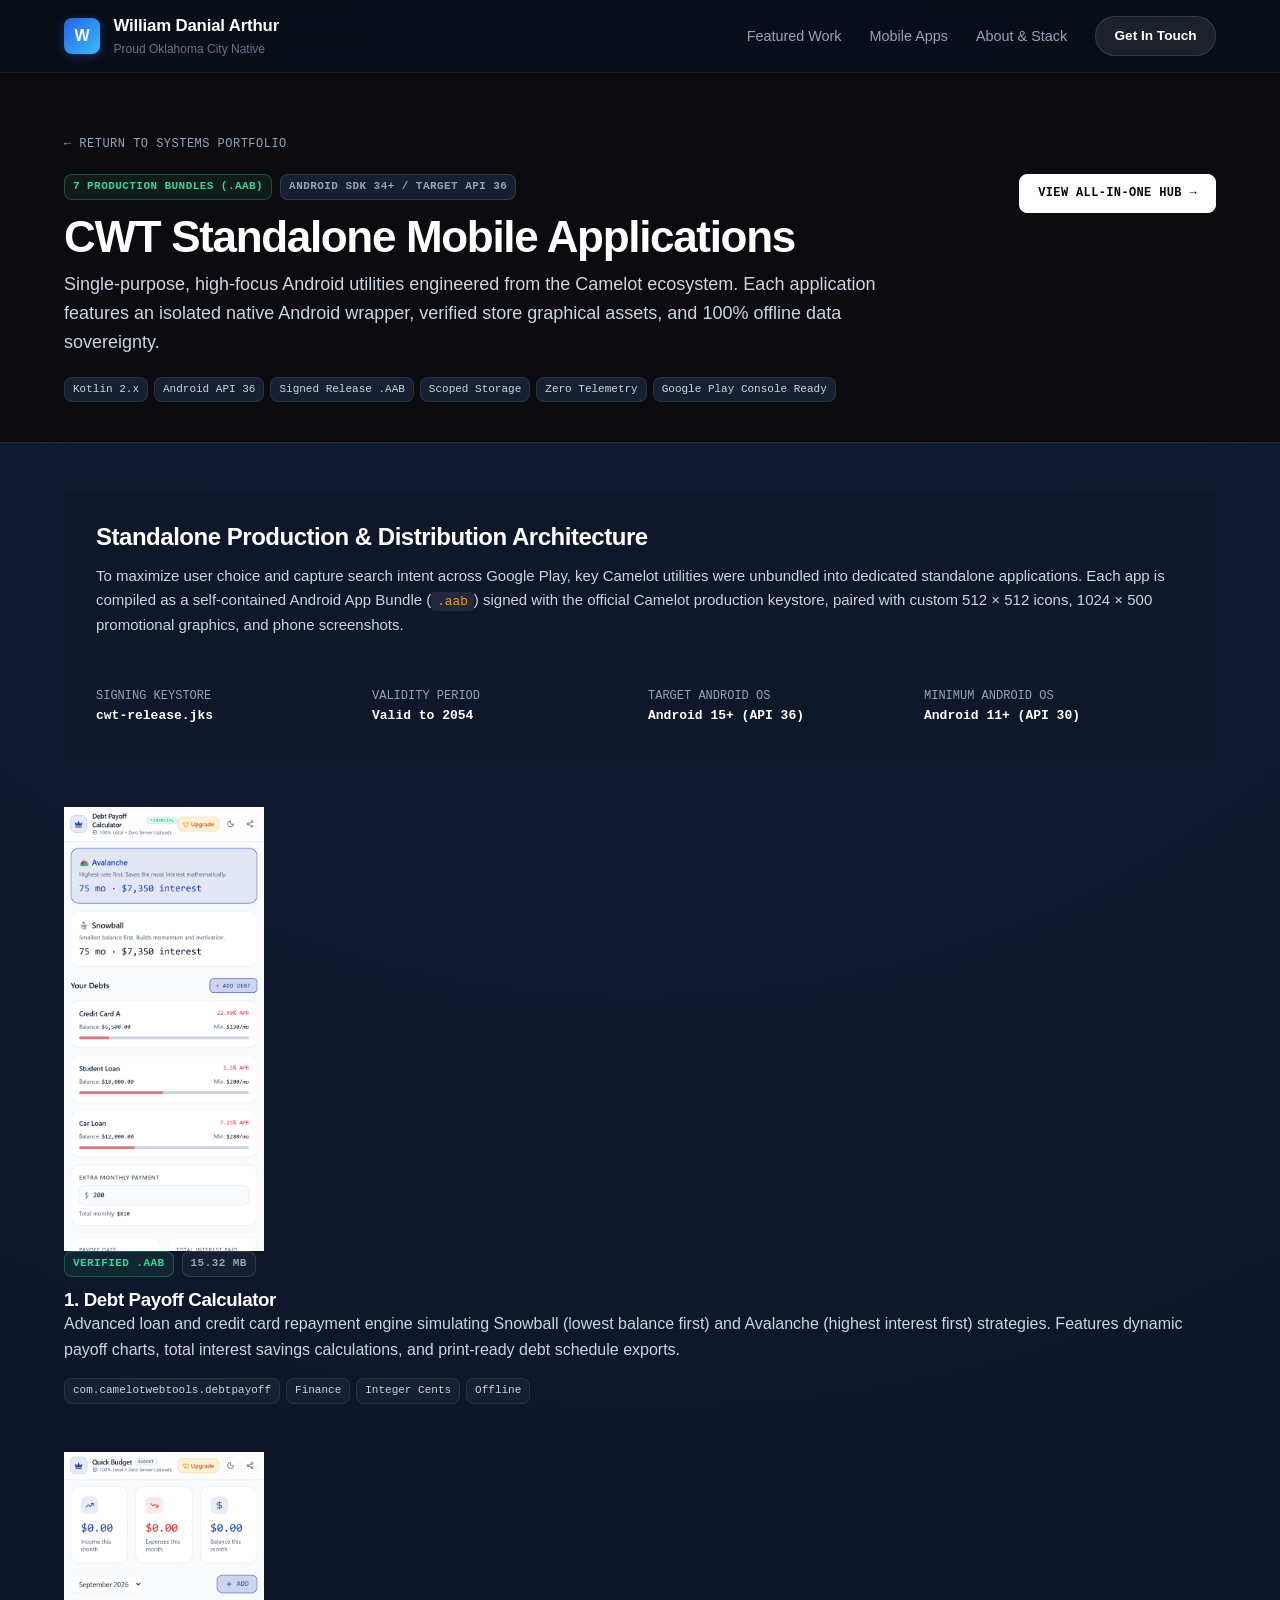
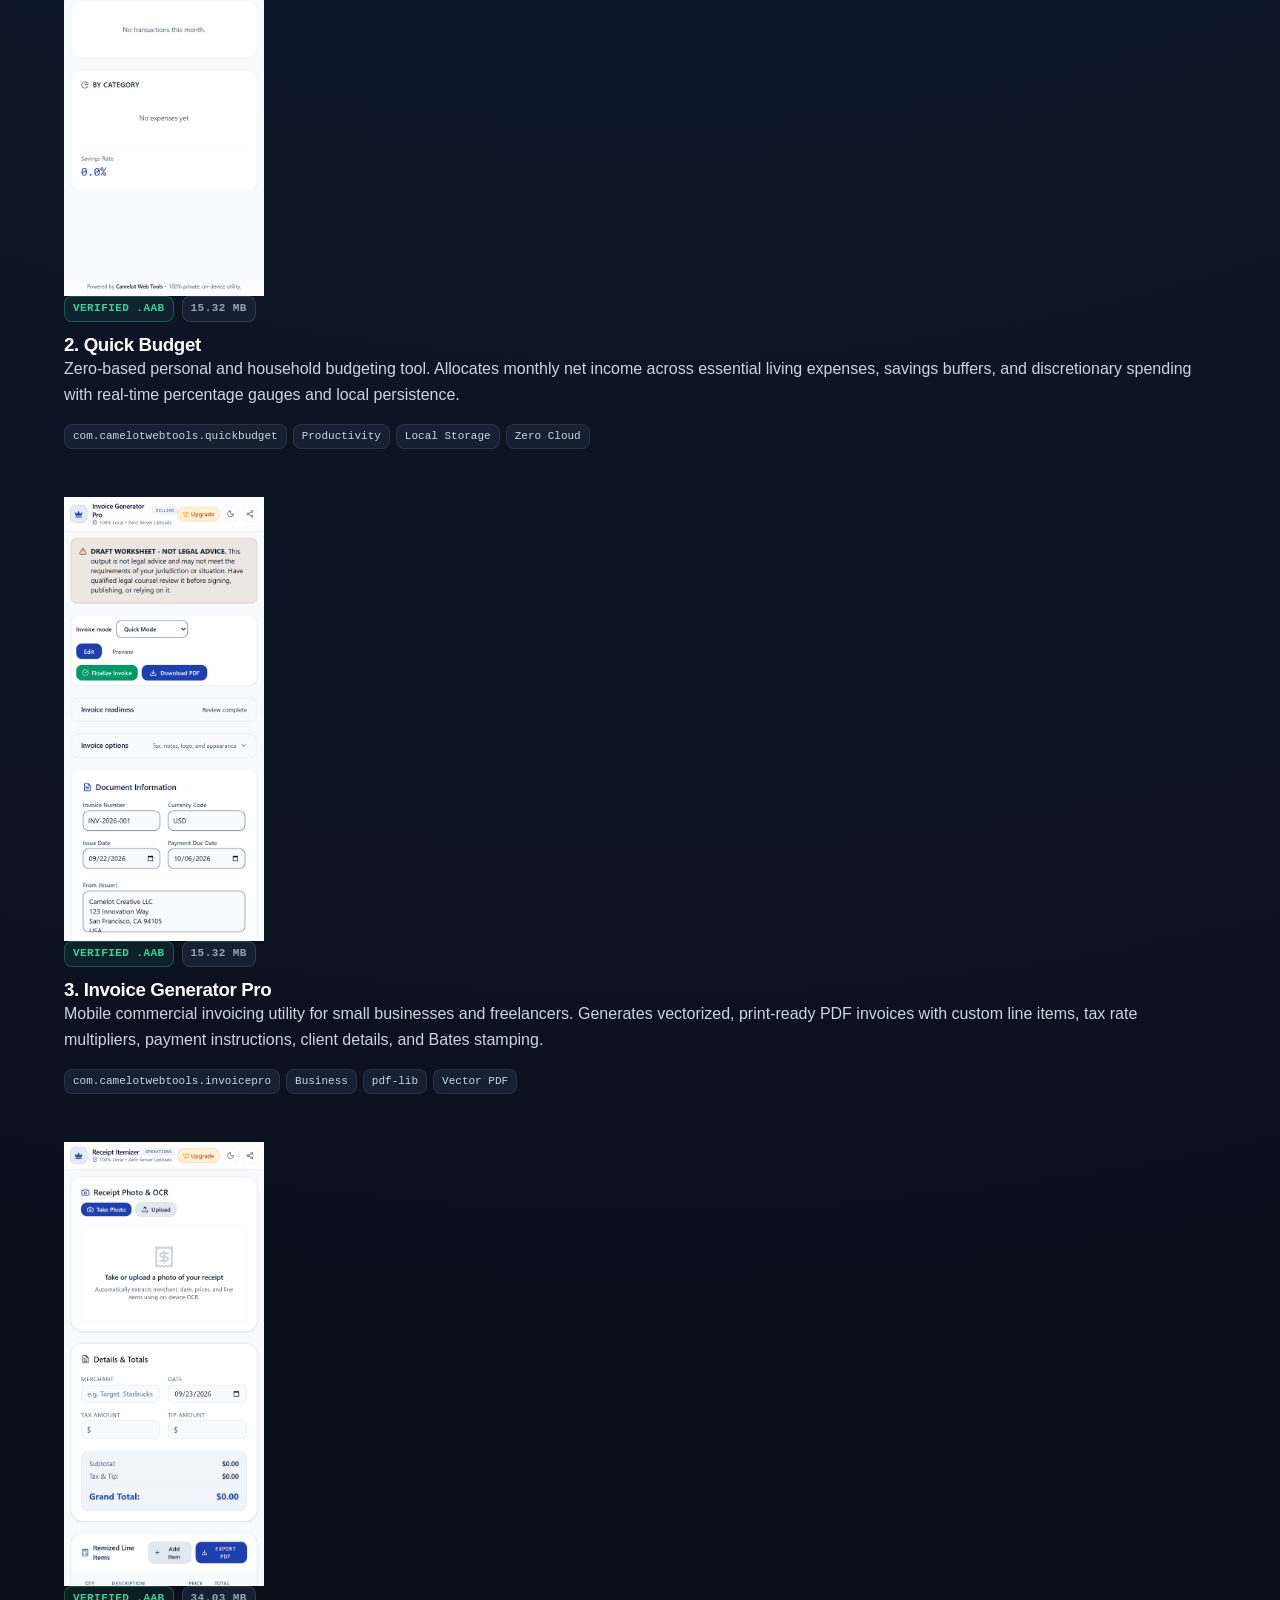
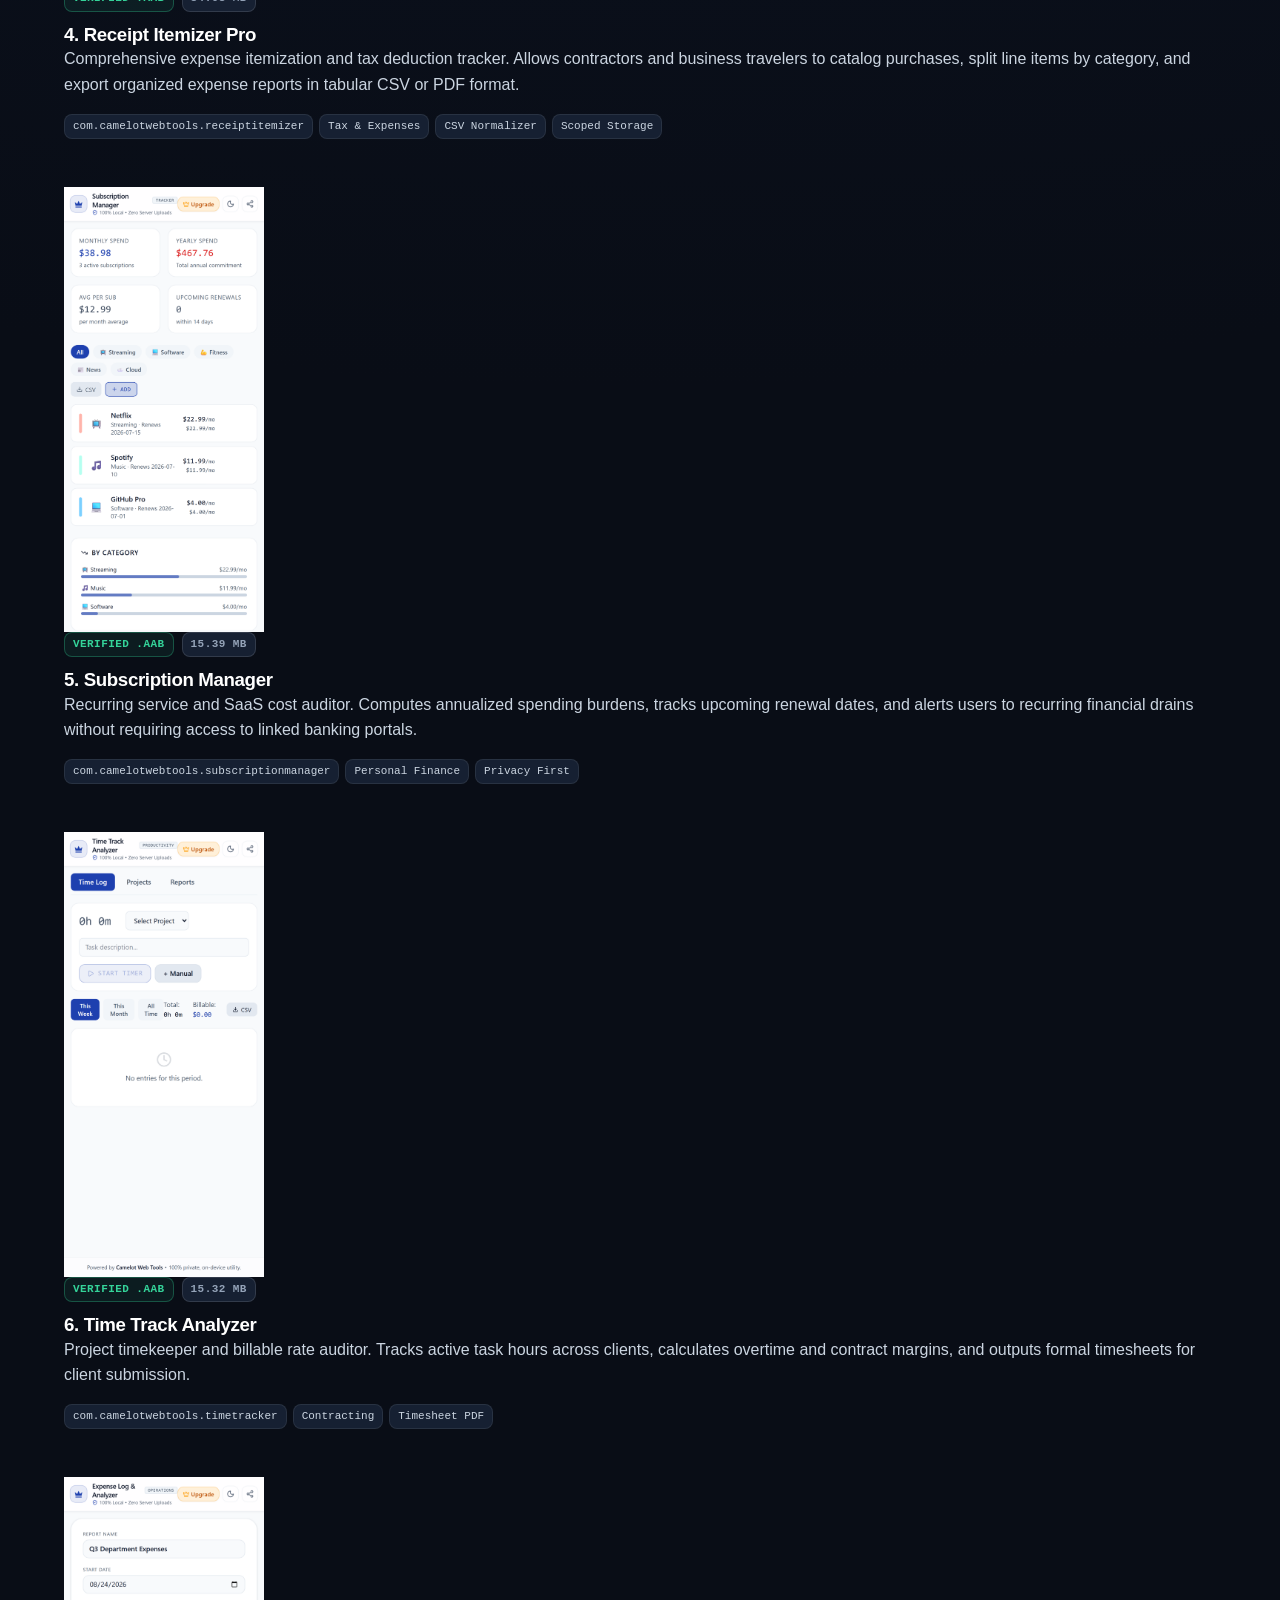
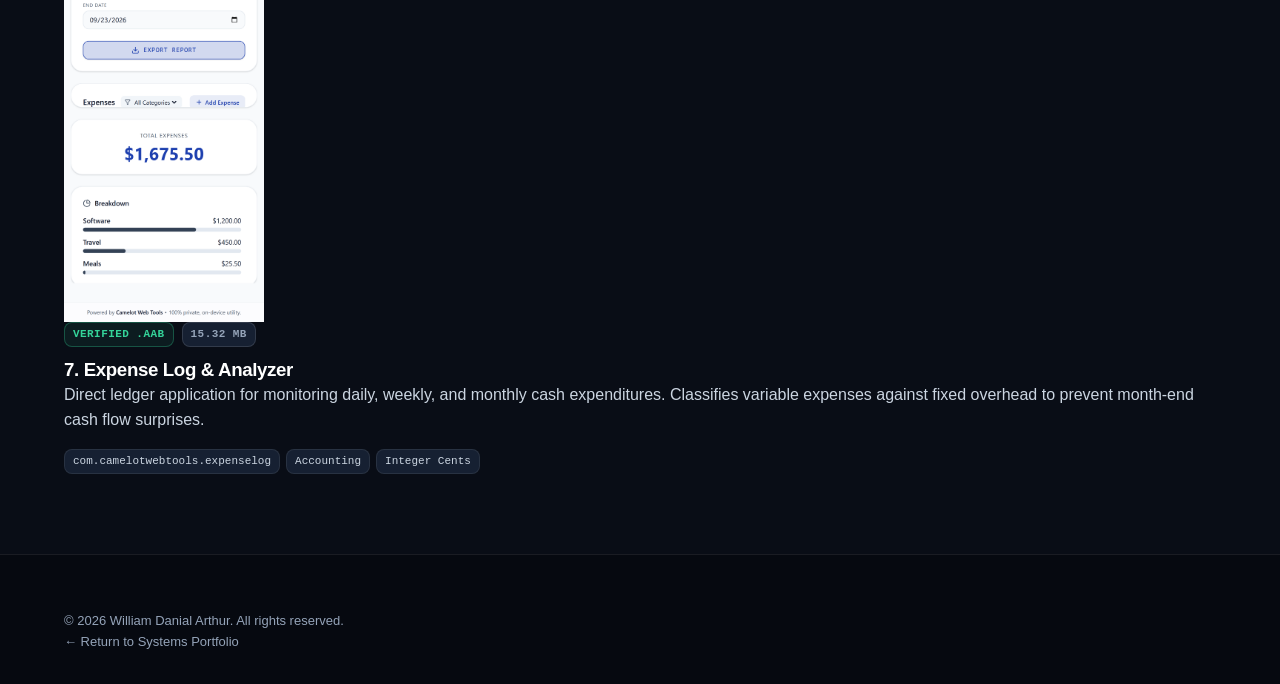
<file: cwt-standalone-apps.html>
<!DOCTYPE html>
<html lang="en">
<head>
  <meta charset="UTF-8" />
  <meta name="viewport" content="width=device-width, initial-scale=1.0" />
  <meta http-equiv="Cache-Control" content="no-cache, no-store, must-revalidate" />
  <meta http-equiv="Pragma" content="no-cache" />
  <meta http-equiv="Expires" content="0" />
  <title>CWT Standalone Android Apps | Production Catalog &amp; Architecture</title>
  <meta name="description" content="Production catalog of 7 standalone Android applications developed by William Danial Arthur — compiled, signed, and ready for Google Play release." />
  
  <link rel="stylesheet" href="style.css?v=5.0" />
  <link rel="icon" type="image/png" href="assets/images/cwt-app-icon.png">
</head>
<body>

  <!-- Site Navigation -->
  <header class="site-header">
    <div class="container nav-container">
      <a href="index.html" class="brand-group">
        <div class="brand-logo-box">W</div>
        <div class="brand-details">
          <span class="brand-title">William Danial Arthur</span>
          <span class="brand-subtitle">Proud Oklahoma City Native</span>
        </div>
      </a>

      <nav>
        <button class="mobile-toggle" id="mobileMenuToggle" aria-label="Toggle navigation menu">&#9776;</button>
        <ul class="nav-links" id="navLinks">
          <li class="nav-item"><a href="index.html#featuredWork">Featured Work</a></li>
          <li class="nav-item"><a href="index.html#mobileApps">Mobile Apps</a></li>
          <li class="nav-item"><a href="index.html#about">About &amp; Stack</a></li>
          <li class="nav-item"><a href="mailto:wdarthur1990@gmail.com" class="nav-contact-btn">Get In Touch</a></li>
        </ul>
      </nav>
    </div>
  </header>

  <main>
    <!-- Project Hero -->
    <section class="detail-hero-sharp">
      <div class="container">
        <a href="index.html" class="back-link-sharp">&larr; Return to Systems Portfolio</a>
        <div class="detail-head-group">
          <div>
            <div class="card-status-strip">
              <span class="sharp-tag tag-status-live">7 Production Bundles (.AAB)</span>
              <span class="sharp-tag tag-arch">Android SDK 34+ / Target API 36</span>
            </div>
            <h1>CWT Standalone Mobile Applications</h1>
            <p>
              Single-purpose, high-focus Android utilities engineered from the Camelot ecosystem. Each application features an isolated native Android wrapper, verified store graphical assets, and 100% offline data sovereignty.
            </p>
          </div>
          <div>
            <a href="cwt-mobile.html" class="btn-solid">
              View All-in-One Hub &rarr;
            </a>
          </div>
        </div>

        <div class="card-tech-chips">
          <span class="tech-chip">Kotlin 2.x</span>
          <span class="tech-chip">Android API 36</span>
          <span class="tech-chip">Signed Release .AAB</span>
          <span class="tech-chip">Scoped Storage</span>
          <span class="tech-chip">Zero Telemetry</span>
          <span class="tech-chip">Google Play Console Ready</span>
        </div>
      </div>
    </section>

    <!-- Main Content & Apps Catalog -->
    <section class="detail-layout-container">
      <div class="container">

        <!-- Architecture Summary Card -->
        <div style="background: var(--bg-surface); border: 1px solid var(--border-dark); padding: 32px; margin-bottom: 48px;">
          <h2 style="font-size: 1.5rem; font-weight: 700; color: var(--text-white); margin-bottom: 12px;">
            Standalone Production &amp; Distribution Architecture
          </h2>
          <p style="font-size: 0.9375rem; color: var(--text-secondary); line-height: 1.6; margin-bottom: 24px;">
            To maximize user choice and capture search intent across Google Play, key Camelot utilities were unbundled into dedicated standalone applications. Each app is compiled as a self-contained Android App Bundle (<code>.aab</code>) signed with the official Camelot production keystore, paired with custom 512 &times; 512 icons, 1024 &times; 500 promotional graphics, and phone screenshots.
          </p>
          <div style="display: grid; grid-template-columns: repeat(4, 1fr); gap: 16px; border-top: 1px solid var(--border-dark); padding-top: 20px;">
            <div>
              <span style="font-size: 0.75rem; color: var(--text-muted); font-family: var(--font-mono); text-transform: uppercase;">Signing Keystore</span>
              <p style="font-family: var(--font-mono); font-weight: 600; color: var(--text-white); font-size: 0.8125rem;">cwt-release.jks</p>
            </div>
            <div>
              <span style="font-size: 0.75rem; color: var(--text-muted); font-family: var(--font-mono); text-transform: uppercase;">Validity Period</span>
              <p style="font-family: var(--font-mono); font-weight: 600; color: var(--text-white); font-size: 0.8125rem;">Valid to 2054</p>
            </div>
            <div>
              <span style="font-size: 0.75rem; color: var(--text-muted); font-family: var(--font-mono); text-transform: uppercase;">Target Android OS</span>
              <p style="font-family: var(--font-mono); font-weight: 600; color: var(--text-white); font-size: 0.8125rem;">Android 15+ (API 36)</p>
            </div>
            <div>
              <span style="font-size: 0.75rem; color: var(--text-muted); font-family: var(--font-mono); text-transform: uppercase;">Minimum Android OS</span>
              <p style="font-family: var(--font-mono); font-weight: 600; color: var(--text-white); font-size: 0.8125rem;">Android 11+ (API 30)</p>
            </div>
          </div>
        </div>

        <!-- 7 Applications Linear List -->
        <div style="display: flex; flex-direction: column; gap: 48px;">

          <!-- APP 1: DEBT PAYOFF CALCULATOR -->
          <div class="architect-card">
            <div class="card-media-panel phone-dual-layout" style="min-height: 320px;">
              <div class="sharp-phone-frame" style="max-width: 200px;">
                <img src="assets/images/cwt-standalone-debt.png" alt="Debt Payoff Calculator Android UI" />
              </div>
            </div>
            <div class="card-details-panel">
              <div>
                <div class="card-status-strip">
                  <span class="sharp-tag tag-status-live">Verified .AAB</span>
                  <span class="sharp-tag tag-arch">15.32 MB</span>
                </div>
                <h3 class="card-heading">1. Debt Payoff Calculator</h3>
                <p class="card-paragraph">
                  Advanced loan and credit card repayment engine simulating Snowball (lowest balance first) and Avalanche (highest interest first) strategies. Features dynamic payoff charts, total interest savings calculations, and print-ready debt schedule exports.
                </p>
                <div class="card-tech-chips">
                  <span class="tech-chip">com.camelotwebtools.debtpayoff</span>
                  <span class="tech-chip">Finance</span>
                  <span class="tech-chip">Integer Cents</span>
                  <span class="tech-chip">Offline</span>
                </div>
              </div>
            </div>
          </div>

          <!-- APP 2: QUICK BUDGET -->
          <div class="architect-card reverse">
            <div class="card-media-panel phone-dual-layout" style="min-height: 320px;">
              <div class="sharp-phone-frame" style="max-width: 200px;">
                <img src="assets/images/cwt-standalone-budget.png" alt="Quick Budget Android UI" />
              </div>
            </div>
            <div class="card-details-panel">
              <div>
                <div class="card-status-strip">
                  <span class="sharp-tag tag-status-live">Verified .AAB</span>
                  <span class="sharp-tag tag-arch">15.32 MB</span>
                </div>
                <h3 class="card-heading">2. Quick Budget</h3>
                <p class="card-paragraph">
                  Zero-based personal and household budgeting tool. Allocates monthly net income across essential living expenses, savings buffers, and discretionary spending with real-time percentage gauges and local persistence.
                </p>
                <div class="card-tech-chips">
                  <span class="tech-chip">com.camelotwebtools.quickbudget</span>
                  <span class="tech-chip">Productivity</span>
                  <span class="tech-chip">Local Storage</span>
                  <span class="tech-chip">Zero Cloud</span>
                </div>
              </div>
            </div>
          </div>

          <!-- APP 3: INVOICE GENERATOR PRO -->
          <div class="architect-card">
            <div class="card-media-panel phone-dual-layout" style="min-height: 320px;">
              <div class="sharp-phone-frame" style="max-width: 200px;">
                <img src="assets/images/cwt-standalone-invoice.png" alt="Invoice Generator Pro Android UI" />
              </div>
            </div>
            <div class="card-details-panel">
              <div>
                <div class="card-status-strip">
                  <span class="sharp-tag tag-status-live">Verified .AAB</span>
                  <span class="sharp-tag tag-arch">15.32 MB</span>
                </div>
                <h3 class="card-heading">3. Invoice Generator Pro</h3>
                <p class="card-paragraph">
                  Mobile commercial invoicing utility for small businesses and freelancers. Generates vectorized, print-ready PDF invoices with custom line items, tax rate multipliers, payment instructions, client details, and Bates stamping.
                </p>
                <div class="card-tech-chips">
                  <span class="tech-chip">com.camelotwebtools.invoicepro</span>
                  <span class="tech-chip">Business</span>
                  <span class="tech-chip">pdf-lib</span>
                  <span class="tech-chip">Vector PDF</span>
                </div>
              </div>
            </div>
          </div>

          <!-- APP 4: RECEIPT ITEMIZER PRO -->
          <div class="architect-card reverse">
            <div class="card-media-panel phone-dual-layout" style="min-height: 320px;">
              <div class="sharp-phone-frame" style="max-width: 200px;">
                <img src="assets/images/cwt-standalone-receipt.png" alt="Receipt Itemizer Pro Android UI" />
              </div>
            </div>
            <div class="card-details-panel">
              <div>
                <div class="card-status-strip">
                  <span class="sharp-tag tag-status-live">Verified .AAB</span>
                  <span class="sharp-tag tag-arch">34.03 MB</span>
                </div>
                <h3 class="card-heading">4. Receipt Itemizer Pro</h3>
                <p class="card-paragraph">
                  Comprehensive expense itemization and tax deduction tracker. Allows contractors and business travelers to catalog purchases, split line items by category, and export organized expense reports in tabular CSV or PDF format.
                </p>
                <div class="card-tech-chips">
                  <span class="tech-chip">com.camelotwebtools.receiptitemizer</span>
                  <span class="tech-chip">Tax &amp; Expenses</span>
                  <span class="tech-chip">CSV Normalizer</span>
                  <span class="tech-chip">Scoped Storage</span>
                </div>
              </div>
            </div>
          </div>

          <!-- APP 5: SUBSCRIPTION MANAGER -->
          <div class="architect-card">
            <div class="card-media-panel phone-dual-layout" style="min-height: 320px;">
              <div class="sharp-phone-frame" style="max-width: 200px;">
                <img src="assets/images/cwt-standalone-subscription.png" alt="Subscription Manager Android UI" />
              </div>
            </div>
            <div class="card-details-panel">
              <div>
                <div class="card-status-strip">
                  <span class="sharp-tag tag-status-live">Verified .AAB</span>
                  <span class="sharp-tag tag-arch">15.39 MB</span>
                </div>
                <h3 class="card-heading">5. Subscription Manager</h3>
                <p class="card-paragraph">
                  Recurring service and SaaS cost auditor. Computes annualized spending burdens, tracks upcoming renewal dates, and alerts users to recurring financial drains without requiring access to linked banking portals.
                </p>
                <div class="card-tech-chips">
                  <span class="tech-chip">com.camelotwebtools.subscriptionmanager</span>
                  <span class="tech-chip">Personal Finance</span>
                  <span class="tech-chip">Privacy First</span>
                </div>
              </div>
            </div>
          </div>

          <!-- APP 6: TIME TRACK ANALYZER -->
          <div class="architect-card reverse">
            <div class="card-media-panel phone-dual-layout" style="min-height: 320px;">
              <div class="sharp-phone-frame" style="max-width: 200px;">
                <img src="assets/images/cwt-standalone-timetrack.png" alt="Time Track Analyzer Android UI" />
              </div>
            </div>
            <div class="card-details-panel">
              <div>
                <div class="card-status-strip">
                  <span class="sharp-tag tag-status-live">Verified .AAB</span>
                  <span class="sharp-tag tag-arch">15.32 MB</span>
                </div>
                <h3 class="card-heading">6. Time Track Analyzer</h3>
                <p class="card-paragraph">
                  Project timekeeper and billable rate auditor. Tracks active task hours across clients, calculates overtime and contract margins, and outputs formal timesheets for client submission.
                </p>
                <div class="card-tech-chips">
                  <span class="tech-chip">com.camelotwebtools.timetracker</span>
                  <span class="tech-chip">Contracting</span>
                  <span class="tech-chip">Timesheet PDF</span>
                </div>
              </div>
            </div>
          </div>

          <!-- APP 7: EXPENSE LOG & ANALYZER -->
          <div class="architect-card">
            <div class="card-media-panel phone-dual-layout" style="min-height: 320px;">
              <div class="sharp-phone-frame" style="max-width: 200px;">
                <img src="assets/images/cwt-standalone-expense.png" alt="Expense Log Android UI" />
              </div>
            </div>
            <div class="card-details-panel">
              <div>
                <div class="card-status-strip">
                  <span class="sharp-tag tag-status-live">Verified .AAB</span>
                  <span class="sharp-tag tag-arch">15.32 MB</span>
                </div>
                <h3 class="card-heading">7. Expense Log &amp; Analyzer</h3>
                <p class="card-paragraph">
                  Direct ledger application for monitoring daily, weekly, and monthly cash expenditures. Classifies variable expenses against fixed overhead to prevent month-end cash flow surprises.
                </p>
                <div class="card-tech-chips">
                  <span class="tech-chip">com.camelotwebtools.expenselog</span>
                  <span class="tech-chip">Accounting</span>
                  <span class="tech-chip">Integer Cents</span>
                </div>
              </div>
            </div>
          </div>

        </div>

      </div>
    </section>
  </main>

  <!-- Straight-Edge Footer -->
  <footer class="site-footer">
    <div class="container footer-sub-bar">
      <div>
        &copy; 2026 William Danial Arthur. All rights reserved.
      </div>
      <div>
        <a href="index.html" style="color: var(--text-muted);">&larr; Return to Systems Portfolio</a>
      </div>
    </div>
  </footer>

  <script src="script.js?v=2.2"></script>
</body>
</html>
</file>
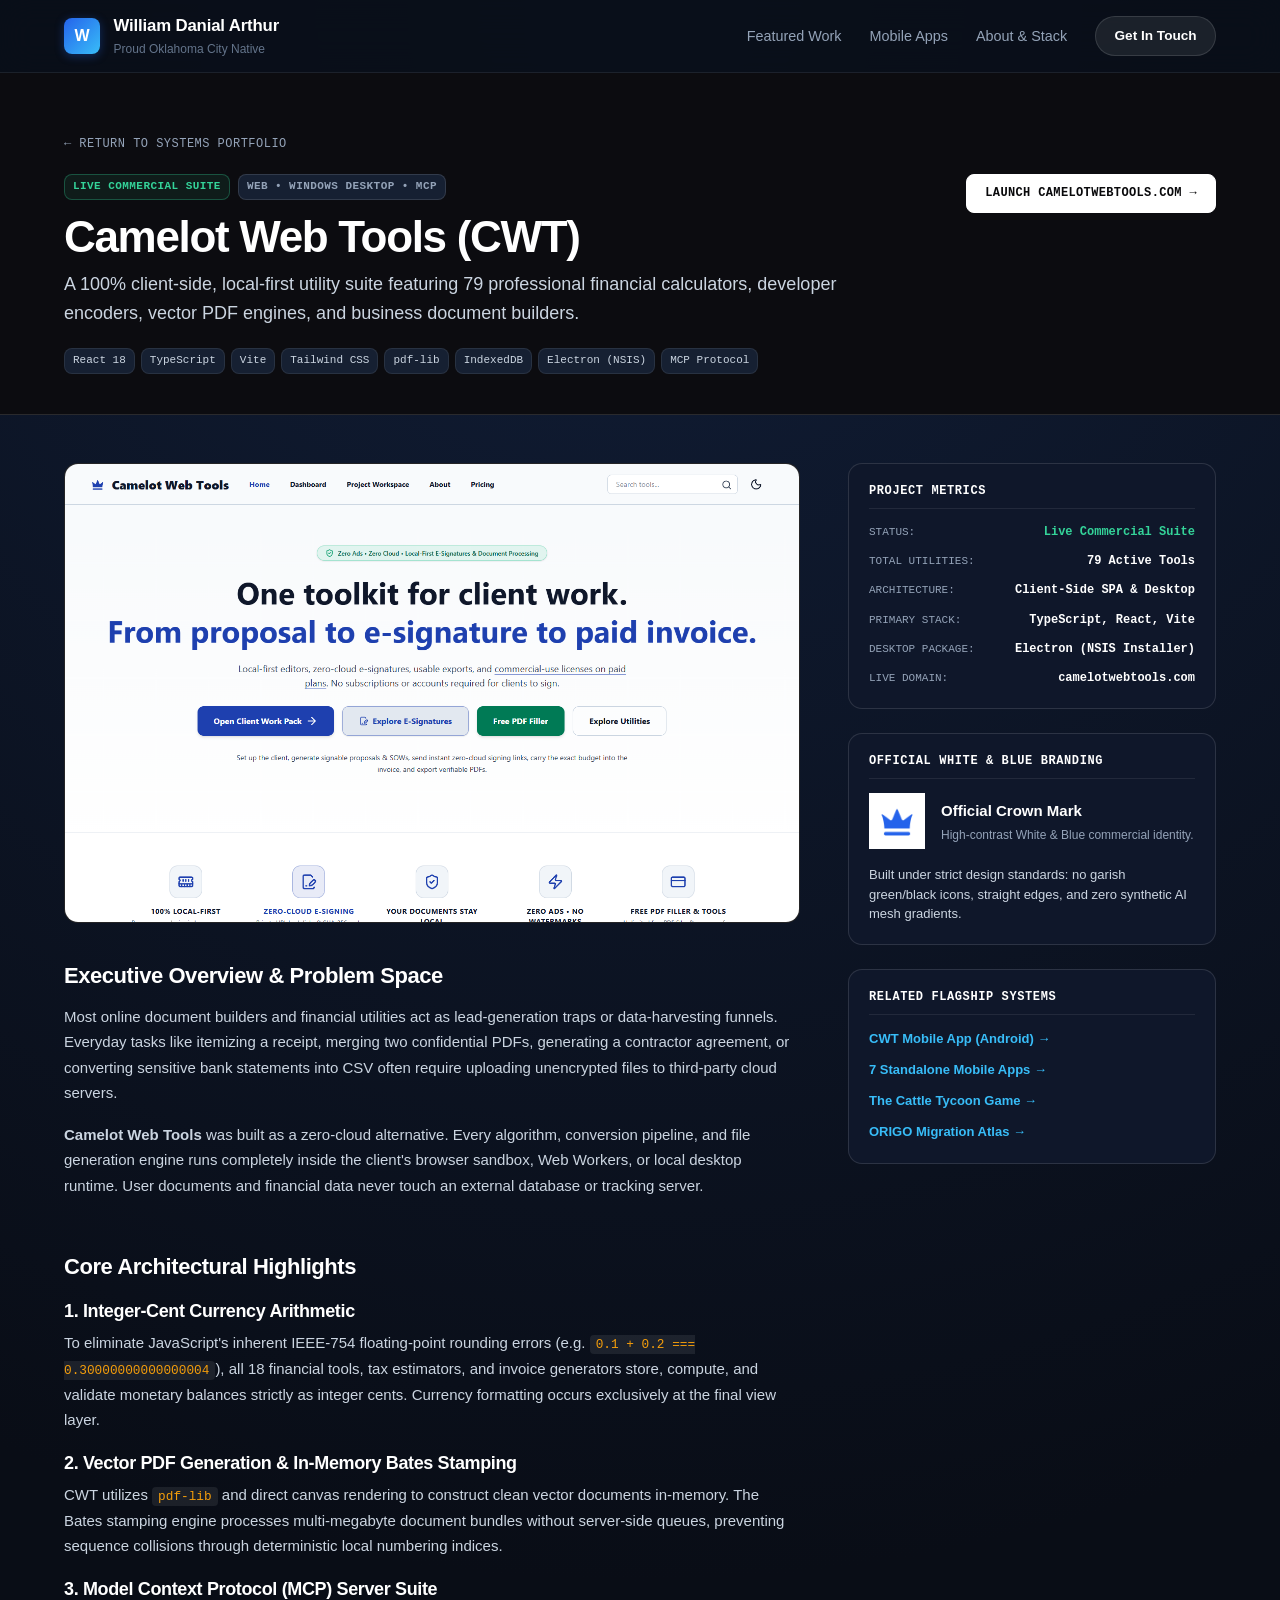
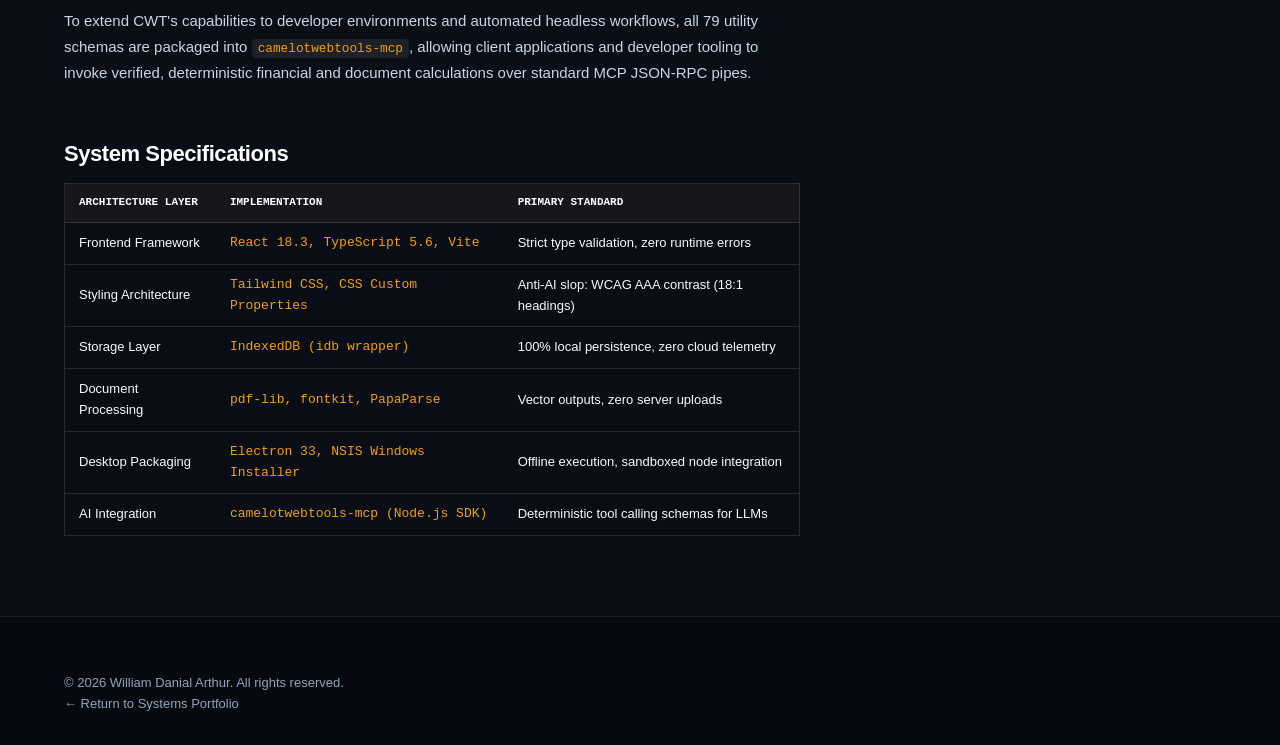
<file: cwt.html>
<!DOCTYPE html>
<html lang="en">
<head>
  <meta charset="UTF-8" />
  <meta name="viewport" content="width=device-width, initial-scale=1.0" />
  <meta http-equiv="Cache-Control" content="no-cache, no-store, must-revalidate" />
  <meta http-equiv="Pragma" content="no-cache" />
  <meta http-equiv="Expires" content="0" />
  <title>Camelot Web Tools | Technical Architecture &amp; Case Study</title>
  <meta name="description" content="Technical deep dive into Camelot Web Tools — 100% client-side, local-first utility suite featuring 79 professional tools, vector PDF generation, and integer-cent precision." />
  
  <link rel="stylesheet" href="style.css?v=5.0" />
  <link rel="icon" type="image/png" href="assets/images/cwt-app-icon.png">
</head>
<body>

  <!-- Site Navigation -->
  <header class="site-header">
    <div class="container nav-container">
      <a href="index.html" class="brand-group">
        <div class="brand-logo-box">W</div>
        <div class="brand-details">
          <span class="brand-title">William Danial Arthur</span>
          <span class="brand-subtitle">Proud Oklahoma City Native</span>
        </div>
      </a>

      <nav>
        <button class="mobile-toggle" id="mobileMenuToggle" aria-label="Toggle navigation menu">&#9776;</button>
        <ul class="nav-links" id="navLinks">
          <li class="nav-item"><a href="index.html#featuredWork">Featured Work</a></li>
          <li class="nav-item"><a href="index.html#mobileApps">Mobile Apps</a></li>
          <li class="nav-item"><a href="index.html#about">About &amp; Stack</a></li>
          <li class="nav-item"><a href="mailto:wdarthur1990@gmail.com" class="nav-contact-btn">Get In Touch</a></li>
        </ul>
      </nav>
    </div>
  </header>

  <main>
    <!-- Project Hero -->
    <section class="detail-hero-sharp">
      <div class="container">
        <a href="index.html" class="back-link-sharp">&larr; Return to Systems Portfolio</a>
        <div class="detail-head-group">
          <div>
            <div class="card-status-strip">
              <span class="sharp-tag tag-status-live">Live Commercial Suite</span>
              <span class="sharp-tag tag-arch">Web &bull; Windows Desktop &bull; MCP</span>
            </div>
            <h1>Camelot Web Tools (CWT)</h1>
            <p>
              A 100% client-side, local-first utility suite featuring 79 professional financial calculators, developer encoders, vector PDF engines, and business document builders.
            </p>
          </div>
          <div>
            <a href="https://camelotwebtools.com" target="_blank" rel="noopener" class="btn-solid">
              Launch camelotwebtools.com &rarr;
            </a>
          </div>
        </div>

        <div class="card-tech-chips">
          <span class="tech-chip">React 18</span>
          <span class="tech-chip">TypeScript</span>
          <span class="tech-chip">Vite</span>
          <span class="tech-chip">Tailwind CSS</span>
          <span class="tech-chip">pdf-lib</span>
          <span class="tech-chip">IndexedDB</span>
          <span class="tech-chip">Electron (NSIS)</span>
          <span class="tech-chip">MCP Protocol</span>
        </div>
      </div>
    </section>

    <!-- Main Content & Architecture Breakdown -->
    <section class="detail-layout-container">
      <div class="container detail-split-grid">
        
        <!-- Left Main Column -->
        <div class="detail-main-flow">
          
          <!-- Real Application Screenshot Showcase -->
          <div class="sharp-screenshot-frame">
            <img src="assets/images/cwt-desktop-real.png" alt="Camelot Web Tools Live Web Application Screenshot" />
          </div>

          <!-- Section 1: Executive Overview -->
          <div class="detail-text-block">
            <h2>Executive Overview &amp; Problem Space</h2>
            <p>
              Most online document builders and financial utilities act as lead-generation traps or data-harvesting funnels. Everyday tasks like itemizing a receipt, merging two confidential PDFs, generating a contractor agreement, or converting sensitive bank statements into CSV often require uploading unencrypted files to third-party cloud servers.
            </p>
            <p>
              <strong>Camelot Web Tools</strong> was built as a zero-cloud alternative. Every algorithm, conversion pipeline, and file generation engine runs completely inside the client's browser sandbox, Web Workers, or local desktop runtime. User documents and financial data never touch an external database or tracking server.
            </p>
          </div>

          <!-- Section 2: Core Architectural Highlights -->
          <div class="detail-text-block">
            <h2>Core Architectural Highlights</h2>
            
            <h3 style="font-size: 1.125rem; font-weight: 700; color: var(--text-white); margin: 20px 0 8px 0;">
              1. Integer-Cent Currency Arithmetic
            </h3>
            <p>
              To eliminate JavaScript's inherent IEEE-754 floating-point rounding errors (e.g. <code>0.1 + 0.2 === 0.30000000000000004</code>), all 18 financial tools, tax estimators, and invoice generators store, compute, and validate monetary balances strictly as integer cents. Currency formatting occurs exclusively at the final view layer.
            </p>

            <h3 style="font-size: 1.125rem; font-weight: 700; color: var(--text-white); margin: 20px 0 8px 0;">
              2. Vector PDF Generation &amp; In-Memory Bates Stamping
            </h3>
            <p>
              CWT utilizes <code>pdf-lib</code> and direct canvas rendering to construct clean vector documents in-memory. The Bates stamping engine processes multi-megabyte document bundles without server-side queues, preventing sequence collisions through deterministic local numbering indices.
            </p>

            <h3 style="font-size: 1.125rem; font-weight: 700; color: var(--text-white); margin: 20px 0 8px 0;">
              3. Model Context Protocol (MCP) Server Suite
            </h3>
            <p>
              To extend CWT's capabilities to developer environments and automated headless workflows, all 79 utility schemas are packaged into <code>camelotwebtools-mcp</code>, allowing client applications and developer tooling to invoke verified, deterministic financial and document calculations over standard MCP JSON-RPC pipes.
            </p>
          </div>

          <!-- Section 3: Technical Specifications Table -->
          <div class="detail-text-block">
            <h2>System Specifications</h2>
            <table class="linear-spec-table">
              <thead>
                <tr>
                  <th>Architecture Layer</th>
                  <th>Implementation</th>
                  <th>Primary Standard</th>
                </tr>
              </thead>
              <tbody>
                <tr>
                  <td>Frontend Framework</td>
                  <td class="code-item">React 18.3, TypeScript 5.6, Vite</td>
                  <td>Strict type validation, zero runtime errors</td>
                </tr>
                <tr>
                  <td>Styling Architecture</td>
                  <td class="code-item">Tailwind CSS, CSS Custom Properties</td>
                  <td>Anti-AI slop: WCAG AAA contrast (18:1 headings)</td>
                </tr>
                <tr>
                  <td>Storage Layer</td>
                  <td class="code-item">IndexedDB (idb wrapper)</td>
                  <td>100% local persistence, zero cloud telemetry</td>
                </tr>
                <tr>
                  <td>Document Processing</td>
                  <td class="code-item">pdf-lib, fontkit, PapaParse</td>
                  <td>Vector outputs, zero server uploads</td>
                </tr>
                <tr>
                  <td>Desktop Packaging</td>
                  <td class="code-item">Electron 33, NSIS Windows Installer</td>
                  <td>Offline execution, sandboxed node integration</td>
                </tr>
                <tr>
                  <td>AI Integration</td>
                  <td class="code-item">camelotwebtools-mcp (Node.js SDK)</td>
                  <td>Deterministic tool calling schemas for LLMs</td>
                </tr>
              </tbody>
            </table>
          </div>

        </div>

        <!-- Right Sidebar Info Column -->
        <aside class="detail-sidebar-flow">
          
          <div class="sharp-sidebar-card">
            <h3>Project Metrics</h3>
            <ul class="sidebar-data-list">
              <li>
                <span class="meta-k">Status:</span>
                <span class="meta-v" style="color: #34d399;">Live Commercial Suite</span>
              </li>
              <li>
                <span class="meta-k">Total Utilities:</span>
                <span class="meta-v">79 Active Tools</span>
              </li>
              <li>
                <span class="meta-k">Architecture:</span>
                <span class="meta-v">Client-Side SPA &amp; Desktop</span>
              </li>
              <li>
                <span class="meta-k">Primary Stack:</span>
                <span class="meta-v">TypeScript, React, Vite</span>
              </li>
              <li>
                <span class="meta-k">Desktop Package:</span>
                <span class="meta-v">Electron (NSIS Installer)</span>
              </li>
              <li>
                <span class="meta-k">Live Domain:</span>
                <span class="meta-v">camelotwebtools.com</span>
              </li>
            </ul>
          </div>

          <div class="sharp-sidebar-card">
            <h3>Official White &amp; Blue Branding</h3>
            <div style="display: flex; align-items: center; gap: 16px; margin-bottom: 16px;">
              <img src="assets/images/cwt-crown-icon.png" alt="Official Camelot Crown Icon" style="width: 56px; height: 56px; border: 1px solid var(--border-dark);" />
              <div>
                <strong style="color: var(--text-white); font-size: 0.9375rem;">Official Crown Mark</strong>
                <p style="font-size: 0.75rem; color: var(--text-muted); margin-top: 2px;">
                  High-contrast White &amp; Blue commercial identity.
                </p>
              </div>
            </div>
            <p style="font-size: 0.8125rem; color: var(--text-secondary); line-height: 1.5;">
              Built under strict design standards: no garish green/black icons, straight edges, and zero synthetic AI mesh gradients.
            </p>
          </div>

          <div class="sharp-sidebar-card">
            <h3>Related Flagship Systems</h3>
            <ul class="sidebar-data-list">
              <li>
                <a href="cwt-mobile.html" style="font-weight: 600; color: var(--accent-blue);">CWT Mobile App (Android) &rarr;</a>
              </li>
              <li>
                <a href="cwt-standalone-apps.html" style="font-weight: 600; color: var(--accent-blue);">7 Standalone Mobile Apps &rarr;</a>
              </li>
              <li>
                <a href="cattle-tycoon.html" style="font-weight: 600; color: var(--accent-blue);">The Cattle Tycoon Game &rarr;</a>
              </li>
              <li>
                <a href="origo.html" style="font-weight: 600; color: var(--accent-blue);">ORIGO Migration Atlas &rarr;</a>
              </li>
            </ul>
          </div>

        </aside>

      </div>
    </section>
  </main>

  <!-- Straight-Edge Footer -->
  <footer class="site-footer">
    <div class="container footer-sub-bar">
      <div>
        &copy; 2026 William Danial Arthur. All rights reserved.
      </div>
      <div>
        <a href="index.html" style="color: var(--text-muted);">&larr; Return to Systems Portfolio</a>
      </div>
    </div>
  </footer>

  <script src="script.js?v=2.2"></script>
</body>
</html>
</file>
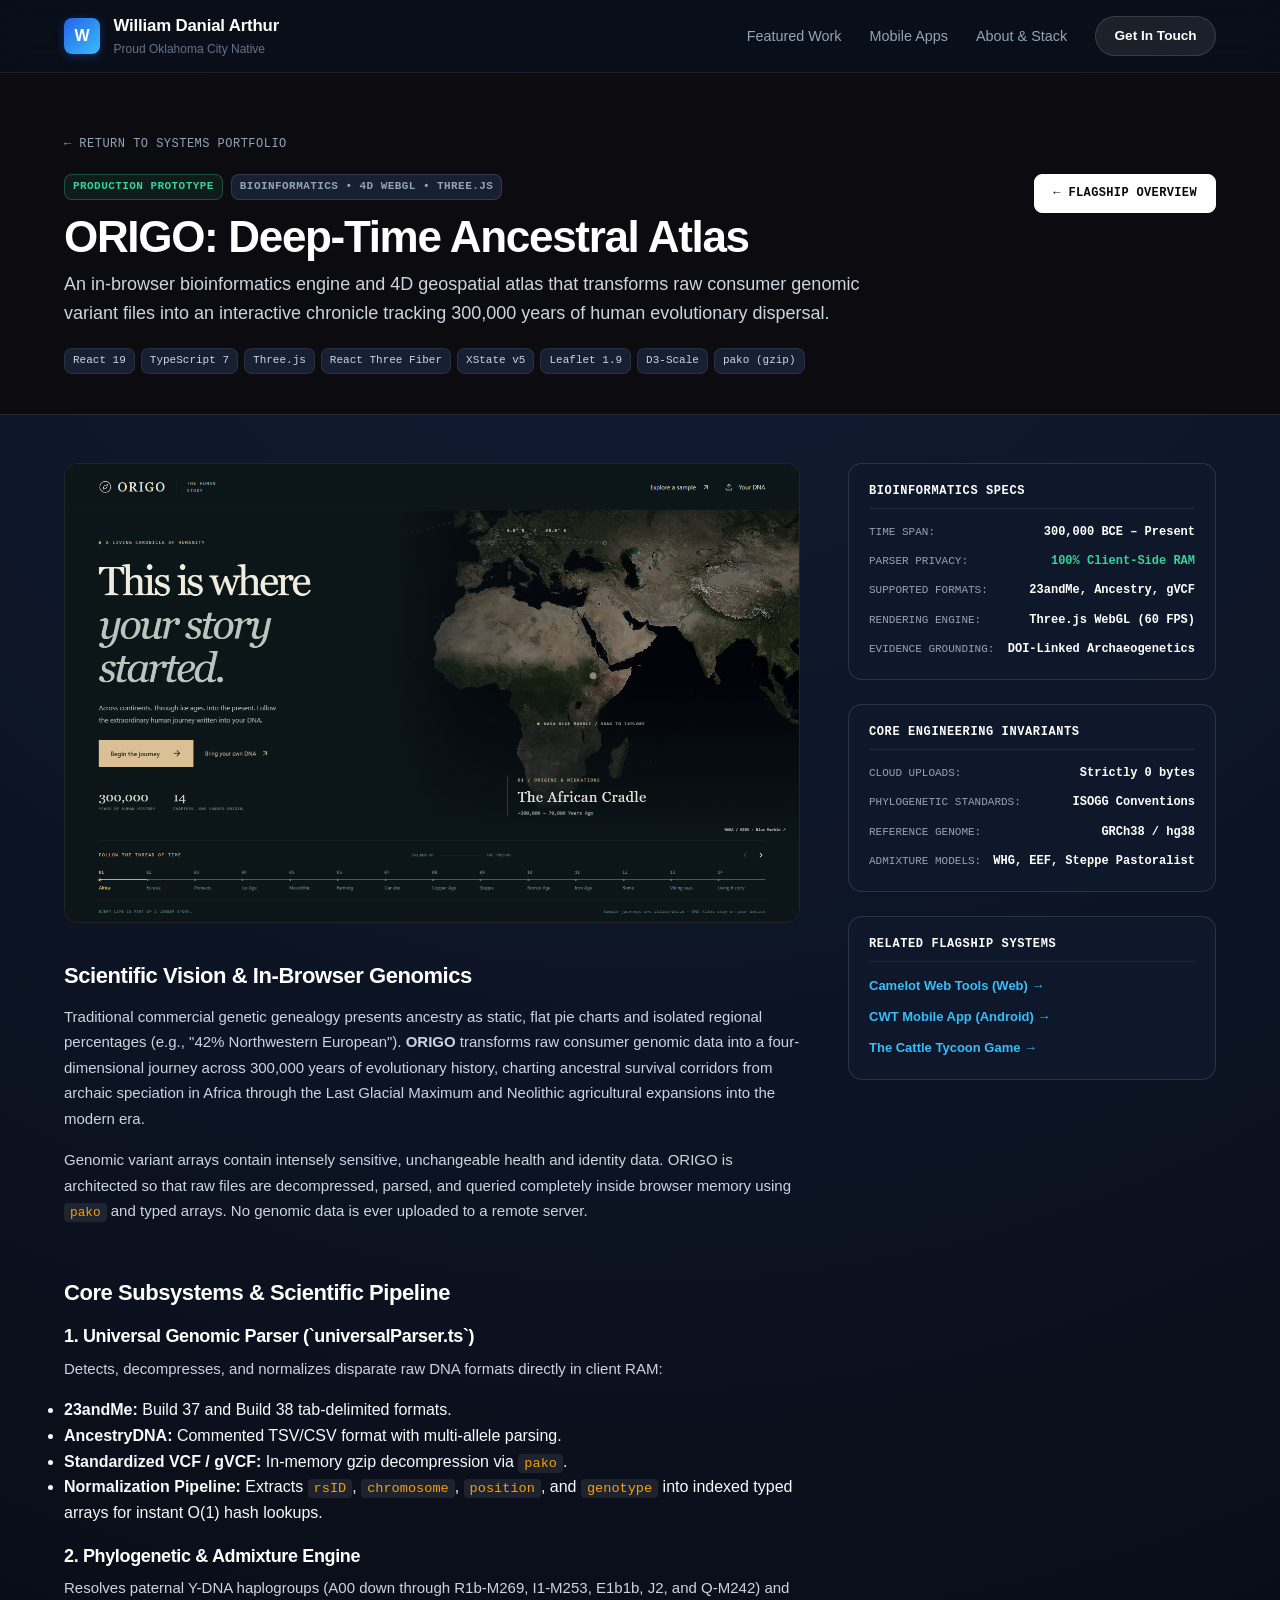
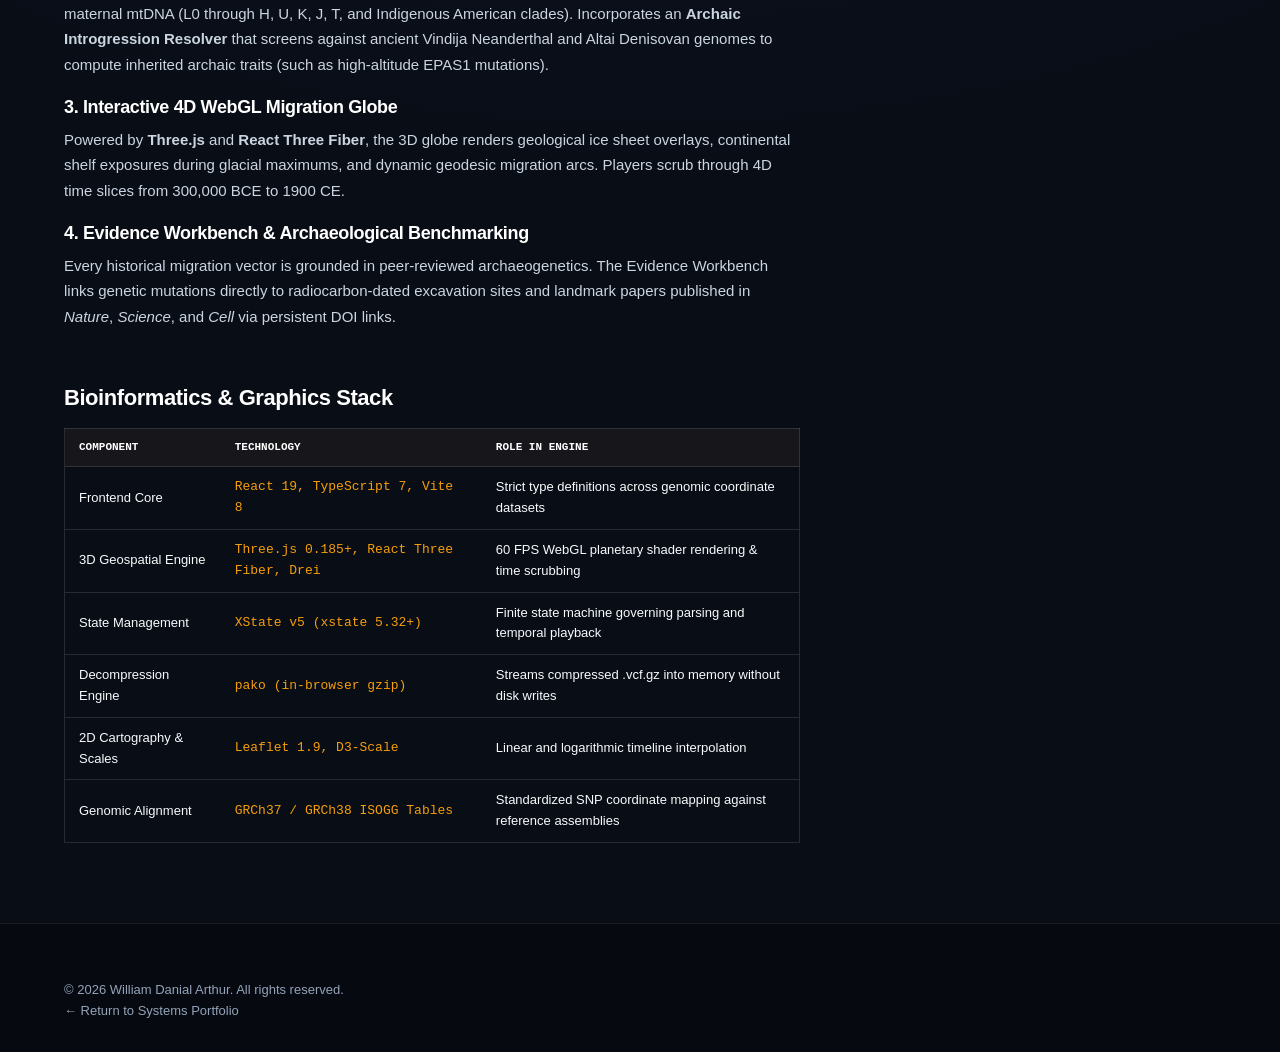
<file: origo.html>
<!DOCTYPE html>
<html lang="en">
<head>
  <meta charset="UTF-8" />
  <meta name="viewport" content="width=device-width, initial-scale=1.0" />
  <meta http-equiv="Cache-Control" content="no-cache, no-store, must-revalidate" />
  <meta http-equiv="Pragma" content="no-cache" />
  <meta http-equiv="Expires" content="0" />
  <title>ORIGO | Deep-Time Ancestral Chronicle &amp; 4D WebGL Migration Atlas</title>
  <meta name="description" content="Technical deep dive into ORIGO — In-browser bioinformatics and 4D geospatial atlas tracking 300,000 years of human evolutionary dispersal from consumer genomic data." />
  
  <link rel="stylesheet" href="style.css?v=5.0" />
  <link rel="icon" type="image/png" href="assets/images/cwt-app-icon.png">
</head>
<body>

  <!-- Site Navigation -->
  <header class="site-header">
    <div class="container nav-container">
      <a href="index.html" class="brand-group">
        <div class="brand-logo-box">W</div>
        <div class="brand-details">
          <span class="brand-title">William Danial Arthur</span>
          <span class="brand-subtitle">Proud Oklahoma City Native</span>
        </div>
      </a>

      <nav>
        <button class="mobile-toggle" id="mobileMenuToggle" aria-label="Toggle navigation menu">&#9776;</button>
        <ul class="nav-links" id="navLinks">
          <li class="nav-item"><a href="index.html#featuredWork">Featured Work</a></li>
          <li class="nav-item"><a href="index.html#mobileApps">Mobile Apps</a></li>
          <li class="nav-item"><a href="index.html#about">About &amp; Stack</a></li>
          <li class="nav-item"><a href="mailto:wdarthur1990@gmail.com" class="nav-contact-btn">Get In Touch</a></li>
        </ul>
      </nav>
    </div>
  </header>

  <main>
    <!-- Project Hero -->
    <section class="detail-hero-sharp">
      <div class="container">
        <a href="index.html" class="back-link-sharp">&larr; Return to Systems Portfolio</a>
        <div class="detail-head-group">
          <div>
            <div class="card-status-strip">
              <span class="sharp-tag tag-status-live">Production Prototype</span>
              <span class="sharp-tag tag-arch">Bioinformatics &bull; 4D WebGL &bull; Three.js</span>
            </div>
            <h1>ORIGO: Deep-Time Ancestral Atlas</h1>
            <p>
              An in-browser bioinformatics engine and 4D geospatial atlas that transforms raw consumer genomic variant files into an interactive chronicle tracking 300,000 years of human evolutionary dispersal.
            </p>
          </div>
          <div>
            <a href="index.html#flagshipSystems" class="btn-solid">
              &larr; Flagship Overview
            </a>
          </div>
        </div>

        <div class="card-tech-chips">
          <span class="tech-chip">React 19</span>
          <span class="tech-chip">TypeScript 7</span>
          <span class="tech-chip">Three.js</span>
          <span class="tech-chip">React Three Fiber</span>
          <span class="tech-chip">XState v5</span>
          <span class="tech-chip">Leaflet 1.9</span>
          <span class="tech-chip">D3-Scale</span>
          <span class="tech-chip">pako (gzip)</span>
        </div>
      </div>
    </section>

    <!-- Main Content & Bioinformatics Breakdown -->
    <section class="detail-layout-container">
      <div class="container detail-split-grid">
        
        <!-- Left Main Column -->
        <div class="detail-main-flow">
          
          <!-- Real Application Screenshot Showcase -->
          <div class="sharp-screenshot-frame">
            <img src="assets/images/origo-real.png" alt="ORIGO 4D WebGL Dispersal Atlas Screenshot" />
          </div>

          <!-- Section 1: Executive Overview -->
          <div class="detail-text-block">
            <h2>Scientific Vision &amp; In-Browser Genomics</h2>
            <p>
              Traditional commercial genetic genealogy presents ancestry as static, flat pie charts and isolated regional percentages (e.g., "42% Northwestern European"). <strong>ORIGO</strong> transforms raw consumer genomic data into a four-dimensional journey across 300,000 years of evolutionary history, charting ancestral survival corridors from archaic speciation in Africa through the Last Glacial Maximum and Neolithic agricultural expansions into the modern era.
            </p>
            <p>
              Genomic variant arrays contain intensely sensitive, unchangeable health and identity data. ORIGO is architected so that raw files are decompressed, parsed, and queried completely inside browser memory using <code>pako</code> and typed arrays. No genomic data is ever uploaded to a remote server.
            </p>
          </div>

          <!-- Section 2: Core Engineering Subsystems -->
          <div class="detail-text-block">
            <h2>Core Subsystems &amp; Scientific Pipeline</h2>
            
            <h3 style="font-size: 1.125rem; font-weight: 700; color: var(--text-white); margin: 20px 0 8px 0;">
              1. Universal Genomic Parser (`universalParser.ts`)
            </h3>
            <p>
              Detects, decompresses, and normalizes disparate raw DNA formats directly in client RAM:
            </p>
            <ul class="card-spec-bullets" style="margin-top: 10px;">
              <li><strong>23andMe:</strong> Build 37 and Build 38 tab-delimited formats.</li>
              <li><strong>AncestryDNA:</strong> Commented TSV/CSV format with multi-allele parsing.</li>
              <li><strong>Standardized VCF / gVCF:</strong> In-memory gzip decompression via <code>pako</code>.</li>
              <li><strong>Normalization Pipeline:</strong> Extracts <code>rsID</code>, <code>chromosome</code>, <code>position</code>, and <code>genotype</code> into indexed typed arrays for instant O(1) hash lookups.</li>
            </ul>

            <h3 style="font-size: 1.125rem; font-weight: 700; color: var(--text-white); margin: 20px 0 8px 0;">
              2. Phylogenetic &amp; Admixture Engine
            </h3>
            <p>
              Resolves paternal Y-DNA haplogroups (A00 down through R1b-M269, I1-M253, E1b1b, J2, and Q-M242) and maternal mtDNA (L0 through H, U, K, J, T, and Indigenous American clades). Incorporates an <strong>Archaic Introgression Resolver</strong> that screens against ancient Vindija Neanderthal and Altai Denisovan genomes to compute inherited archaic traits (such as high-altitude EPAS1 mutations).
            </p>

            <h3 style="font-size: 1.125rem; font-weight: 700; color: var(--text-white); margin: 20px 0 8px 0;">
              3. Interactive 4D WebGL Migration Globe
            </h3>
            <p>
              Powered by <strong>Three.js</strong> and <strong>React Three Fiber</strong>, the 3D globe renders geological ice sheet overlays, continental shelf exposures during glacial maximums, and dynamic geodesic migration arcs. Players scrub through 4D time slices from 300,000 BCE to 1900 CE.
            </p>

            <h3 style="font-size: 1.125rem; font-weight: 700; color: var(--text-white); margin: 20px 0 8px 0;">
              4. Evidence Workbench &amp; Archaeological Benchmarking
            </h3>
            <p>
              Every historical migration vector is grounded in peer-reviewed archaeogenetics. The Evidence Workbench links genetic mutations directly to radiocarbon-dated excavation sites and landmark papers published in <em>Nature</em>, <em>Science</em>, and <em>Cell</em> via persistent DOI links.
            </p>
          </div>

          <!-- Section 3: Technical Specifications Table -->
          <div class="detail-text-block">
            <h2>Bioinformatics &amp; Graphics Stack</h2>
            <table class="linear-spec-table">
              <thead>
                <tr>
                  <th>Component</th>
                  <th>Technology</th>
                  <th>Role in Engine</th>
                </tr>
              </thead>
              <tbody>
                <tr>
                  <td>Frontend Core</td>
                  <td class="code-item">React 19, TypeScript 7, Vite 8</td>
                  <td>Strict type definitions across genomic coordinate datasets</td>
                </tr>
                <tr>
                  <td>3D Geospatial Engine</td>
                  <td class="code-item">Three.js 0.185+, React Three Fiber, Drei</td>
                  <td>60 FPS WebGL planetary shader rendering &amp; time scrubbing</td>
                </tr>
                <tr>
                  <td>State Management</td>
                  <td class="code-item">XState v5 (xstate 5.32+)</td>
                  <td>Finite state machine governing parsing and temporal playback</td>
                </tr>
                <tr>
                  <td>Decompression Engine</td>
                  <td class="code-item">pako (in-browser gzip)</td>
                  <td>Streams compressed .vcf.gz into memory without disk writes</td>
                </tr>
                <tr>
                  <td>2D Cartography &amp; Scales</td>
                  <td class="code-item">Leaflet 1.9, D3-Scale</td>
                  <td>Linear and logarithmic timeline interpolation</td>
                </tr>
                <tr>
                  <td>Genomic Alignment</td>
                  <td class="code-item">GRCh37 / GRCh38 ISOGG Tables</td>
                  <td>Standardized SNP coordinate mapping against reference assemblies</td>
                </tr>
              </tbody>
            </table>
          </div>

        </div>

        <!-- Right Sidebar Info Column -->
        <aside class="detail-sidebar-flow">
          
          <div class="sharp-sidebar-card">
            <h3>Bioinformatics Specs</h3>
            <ul class="sidebar-data-list">
              <li>
                <span class="meta-k">Time Span:</span>
                <span class="meta-v">300,000 BCE &ndash; Present</span>
              </li>
              <li>
                <span class="meta-k">Parser Privacy:</span>
                <span class="meta-v" style="color: #34d399;">100% Client-Side RAM</span>
              </li>
              <li>
                <span class="meta-k">Supported Formats:</span>
                <span class="meta-v">23andMe, Ancestry, gVCF</span>
              </li>
              <li>
                <span class="meta-k">Rendering Engine:</span>
                <span class="meta-v">Three.js WebGL (60 FPS)</span>
              </li>
              <li>
                <span class="meta-k">Evidence Grounding:</span>
                <span class="meta-v">DOI-Linked Archaeogenetics</span>
              </li>
            </ul>
          </div>

          <div class="sharp-sidebar-card">
            <h3>Core Engineering Invariants</h3>
            <ul class="sidebar-data-list">
              <li>
                <span class="meta-k">Cloud Uploads:</span>
                <span class="meta-v">Strictly 0 bytes</span>
              </li>
              <li>
                <span class="meta-k">Phylogenetic Standards:</span>
                <span class="meta-v">ISOGG Conventions</span>
              </li>
              <li>
                <span class="meta-k">Reference Genome:</span>
                <span class="meta-v">GRCh38 / hg38</span>
              </li>
              <li>
                <span class="meta-k">Admixture Models:</span>
                <span class="meta-v">WHG, EEF, Steppe Pastoralist</span>
              </li>
            </ul>
          </div>

          <div class="sharp-sidebar-card">
            <h3>Related Flagship Systems</h3>
            <ul class="sidebar-data-list">
              <li>
                <a href="cwt.html" style="font-weight: 600; color: var(--accent-blue);">Camelot Web Tools (Web) &rarr;</a>
              </li>
              <li>
                <a href="cwt-mobile.html" style="font-weight: 600; color: var(--accent-blue);">CWT Mobile App (Android) &rarr;</a>
              </li>
              <li>
                <a href="cattle-tycoon.html" style="font-weight: 600; color: var(--accent-blue);">The Cattle Tycoon Game &rarr;</a>
              </li>
            </ul>
          </div>

        </aside>

      </div>
    </section>
  </main>

  <!-- Straight-Edge Footer -->
  <footer class="site-footer">
    <div class="container footer-sub-bar">
      <div>
        &copy; 2026 William Danial Arthur. All rights reserved.
      </div>
      <div>
        <a href="index.html" style="color: var(--text-muted);">&larr; Return to Systems Portfolio</a>
      </div>
    </div>
  </footer>

  <script src="script.js?v=2.2"></script>
</body>
</html>
</file>
<file: style.css>
/* ==========================================================================
   WILLIAM DANIAL ARTHUR - EXECUTIVE PORTFOLIO
   Web Developer • Mobile App Developer • Tech Business Owner
   Born & based in Oklahoma City, Oklahoma
   Aesthetic: Clean Modern Architecture, Dark Glass Depth, Tactile Polish
   ========================================================================== */

:root {
  --bg-page: #090d16;
  --bg-surface: #0f172a;
  --bg-surface-elevated: #162032;
  --bg-card: rgba(17, 24, 39, 0.75);
  --bg-card-hover: rgba(30, 41, 59, 0.85);
  --bg-tag: rgba(255, 255, 255, 0.05);

  --border-subtle: rgba(255, 255, 255, 0.08);
  --border-default: rgba(255, 255, 255, 0.12);
  --border-card: rgba(255, 255, 255, 0.12);
  --border-strong: rgba(255, 255, 255, 0.22);
  --border-highlight: rgba(56, 189, 248, 0.4);

  --accent-blue: #38bdf8;
  --accent-sky: #38bdf8;
  --accent-amber: #f59e0b;
  --accent-green: #34d399;
  --accent-emerald: #34d399;

  --text-white: #ffffff;
  --text-main: #f8fafc;
  --text-primary: #f8fafc;
  --text-secondary: #cbd5e1;
  --text-muted: #94a3b8;
  --text-dim: #64748b;

  --font-sans: 'Plus Jakarta Sans', -apple-system, BlinkMacSystemFont, "Segoe UI", Roboto, sans-serif;
  --font-display: 'Space Grotesk', var(--font-sans);
  --font-mono: 'JetBrains Mono', 'Fira Code', ui-monospace, monospace;

  --max-width: 1200px;
  --container-max: 1200px;
  --radius-sm: 8px;
  --radius-md: 14px;
  --radius-lg: 20px;
  --radius-pill: 9999px;

  --transition-fast: 0.15s ease;
  --transition-smooth: 0.3s cubic-bezier(0.16, 1, 0.3, 1);
}

*, *::before, *::after {
  box-sizing: border-box;
  margin: 0;
  padding: 0;
}

html {
  scroll-behavior: smooth;
  font-size: 16px;
  background-color: var(--bg-page);
  color: var(--text-main);
  font-family: var(--font-sans);
  -webkit-font-smoothing: antialiased;
  -moz-osx-font-smoothing: grayscale;
}

body {
  min-height: 100vh;
  position: relative;
  overflow-x: hidden;
  line-height: 1.6;
  background: radial-gradient(circle at 50% 0%, #111e38 0%, var(--bg-page) 65%);
  display: flex;
  flex-direction: column;
}

/* Scroll Progress Bar */
#scroll-progress {
  position: fixed;
  top: 0;
  left: 0;
  width: 0%;
  height: 3px;
  background: linear-gradient(90deg, var(--accent-blue), var(--accent-emerald));
  z-index: 9999;
  pointer-events: none;
  transition: width 0.08s linear;
}

.container {
  max-width: var(--container-max);
  margin: 0 auto;
  padding: 0 1.5rem;
}

/* Typography Defaults */
h1, h2, h3, h4, h5, h6 {
  color: var(--text-white);
  line-height: 1.2;
  font-weight: 700;
  letter-spacing: -0.02em;
}

p {
  color: var(--text-secondary);
}

a {
  color: inherit;
  text-decoration: none;
  transition: color var(--transition-fast), border-color var(--transition-fast), background-color var(--transition-fast);
}

img {
  max-width: 100%;
  display: block;
}

code {
  font-family: var(--font-mono);
  font-size: 0.85em;
  background-color: rgba(255, 255, 255, 0.08);
  padding: 2px 6px;
  color: var(--accent-amber);
  border-radius: 4px;
}

/* Header & Navigation */
header.site-header {
  position: sticky;
  top: 0;
  z-index: 100;
  backdrop-filter: blur(16px);
  -webkit-backdrop-filter: blur(16px);
  background: rgba(9, 13, 22, 0.85);
  border-bottom: 1px solid var(--border-subtle);
  transition: background var(--transition-smooth), border-color var(--transition-smooth);
}

.nav-row, .nav-container {
  display: flex;
  align-items: center;
  justify-content: space-between;
  height: 72px;
}

.brand-group {
  display: flex;
  align-items: center;
  gap: 0.85rem;
  text-decoration: none;
  color: var(--text-main);
}

.brand-logo-box {
  width: 36px;
  height: 36px;
  border-radius: var(--radius-sm);
  background: linear-gradient(135deg, #2563eb, #38bdf8);
  display: flex;
  align-items: center;
  justify-content: center;
  font-weight: 800;
  font-size: 1rem;
  color: #ffffff;
  box-shadow: 0 2px 10px rgba(37, 99, 235, 0.35);
}

.brand-details {
  display: flex;
  flex-direction: column;
}

.brand-title {
  font-family: var(--font-display);
  font-weight: 700;
  font-size: 1.05rem;
  letter-spacing: -0.01em;
  color: #ffffff;
}

.brand-subtitle {
  font-size: 0.75rem;
  color: var(--text-dim);
  font-weight: 500;
}

.nav-links {
  display: flex;
  align-items: center;
  gap: 1.75rem;
  list-style: none;
}

.nav-links a {
  color: var(--text-muted);
  text-decoration: none;
  font-size: 0.9rem;
  font-weight: 500;
  transition: color var(--transition-fast);
}

.nav-links a:hover,
.nav-links a.active {
  color: #ffffff;
}

.nav-contact-btn {
  display: inline-flex;
  align-items: center;
  padding: 0.5rem 1.15rem;
  border-radius: var(--radius-pill);
  background: rgba(255, 255, 255, 0.08);
  border: 1px solid var(--border-card);
  color: #ffffff !important;
  font-weight: 600 !important;
  font-size: 0.85rem !important;
  transition: all var(--transition-fast);
}

.nav-contact-btn:hover {
  background: #ffffff;
  color: #0b111e !important;
  border-color: #ffffff;
  transform: translateY(-1px);
}

.mobile-toggle {
  display: none;
  background: transparent;
  border: none;
  color: var(--text-white);
  font-size: 1.5rem;
  cursor: pointer;
}

/* Hero Section */
.hero-wrapper {
  position: relative;
  padding: 5.5rem 0 6rem;
  overflow: hidden;
  border-bottom: 1px solid var(--border-subtle);
}

.hero-skyline-bg {
  position: absolute;
  inset: 0;
  background: 
    linear-gradient(to bottom, rgba(9, 13, 22, 0.72) 0%, rgba(9, 13, 22, 0.94) 85%, var(--bg-page) 100%),
    url('assets/images/okc-skyline.jpg') center 65% / cover no-repeat;
  z-index: 0;
  opacity: 0.45;
  filter: saturate(0.85);
  transform: scale(1.02);
  transition: transform 0.5s ease-out;
}

.hero-content {
  position: relative;
  z-index: 1;
  max-width: 820px;
}

.hero-location-tag {
  display: inline-flex;
  align-items: center;
  gap: 0.5rem;
  padding: 0.35rem 0.85rem;
  border-radius: var(--radius-pill);
  background: rgba(56, 189, 248, 0.1);
  border: 1px solid rgba(56, 189, 248, 0.25);
  color: var(--accent-blue);
  font-size: 0.8rem;
  font-weight: 600;
  margin-bottom: 1.5rem;
}

.hero-location-dot {
  width: 7px;
  height: 7px;
  border-radius: 50%;
  background: var(--accent-blue);
  box-shadow: 0 0 8px var(--accent-blue);
}

.hero-headline {
  font-family: var(--font-display);
  font-size: clamp(2.5rem, 5.5vw, 4.25rem);
  font-weight: 800;
  line-height: 1.1;
  letter-spacing: -0.03em;
  color: #ffffff;
  margin-bottom: 1rem;
}

.hero-subheadline {
  font-size: clamp(1.2rem, 2.2vw, 1.5rem);
  color: #93c5fd;
  font-weight: 500;
  line-height: 1.4;
  margin-bottom: 1.25rem;
}

.hero-paragraph {
  font-size: 1.1rem;
  color: #cbd5e1;
  line-height: 1.65;
  max-width: 720px;
  margin-bottom: 2.25rem;
}

.hero-actions {
  display: flex;
  align-items: center;
  gap: 1rem;
  flex-wrap: wrap;
}

.btn-solid-white {
  display: inline-flex;
  align-items: center;
  gap: 0.5rem;
  padding: 0.85rem 1.6rem;
  border-radius: var(--radius-md);
  background: #ffffff;
  color: #090d16 !important;
  font-weight: 600;
  font-size: 0.95rem;
  text-decoration: none;
  box-shadow: 0 4px 16px rgba(255, 255, 255, 0.2);
  transition: all var(--transition-fast);
}

.btn-solid-white:hover {
  transform: translateY(-2px);
  background: #f1f5f9;
  box-shadow: 0 6px 20px rgba(255, 255, 255, 0.3);
}

.btn-outline-white {
  display: inline-flex;
  align-items: center;
  gap: 0.5rem;
  padding: 0.85rem 1.6rem;
  border-radius: var(--radius-md);
  background: rgba(15, 23, 42, 0.6);
  backdrop-filter: blur(8px);
  border: 1px solid var(--border-card);
  color: #ffffff !important;
  font-weight: 600;
  font-size: 0.95rem;
  text-decoration: none;
  transition: all var(--transition-fast);
}

.btn-outline-white:hover {
  background: rgba(30, 41, 59, 0.85);
  border-color: rgba(255, 255, 255, 0.3);
  transform: translateY(-2px);
}

/* Section Common Styling */
.section-padding {
  padding: 5.5rem 0;
}

.section-head {
  display: flex;
  align-items: flex-end;
  justify-content: space-between;
  margin-bottom: 3rem;
  gap: 2rem;
  flex-wrap: wrap;
}

.section-title {
  font-family: var(--font-display);
  font-size: clamp(2rem, 3.5vw, 2.75rem);
  font-weight: 700;
  color: #ffffff;
  letter-spacing: -0.02em;
  margin-bottom: 0.5rem;
}

.section-subtitle {
  font-size: 1.05rem;
  color: var(--text-muted);
  max-width: 620px;
}

/* Filter Tabs */
.filter-tabs {
  display: flex;
  gap: 0.4rem;
  background: rgba(15, 23, 42, 0.8);
  padding: 0.3rem;
  border-radius: var(--radius-pill);
  border: 1px solid var(--border-subtle);
  flex-wrap: wrap;
}

.filter-tab {
  padding: 0.45rem 1rem;
  border-radius: var(--radius-pill);
  background: transparent;
  border: none;
  color: var(--text-muted);
  font-family: var(--font-sans);
  font-size: 0.85rem;
  font-weight: 600;
  cursor: pointer;
  transition: all var(--transition-fast);
}

.filter-tab:hover {
  color: #ffffff;
}

.filter-tab.active {
  background: #ffffff;
  color: #090d16;
  box-shadow: 0 2px 8px rgba(0, 0, 0, 0.4);
}

/* Featured Projects Stack */
.project-stack {
  display: flex;
  flex-direction: column;
  gap: 3.5rem;
}

.project-card {
  display: grid;
  grid-template-columns: 1.15fr 1fr;
  gap: 3rem;
  align-items: center;
  background: var(--bg-card);
  backdrop-filter: blur(14px);
  -webkit-backdrop-filter: blur(14px);
  border: 1px solid var(--border-card);
  border-radius: var(--radius-lg);
  padding: 2.25rem;
  box-shadow: 0 12px 36px rgba(0, 0, 0, 0.4);
  transition: transform var(--transition-smooth), border-color var(--transition-smooth), opacity 0.3s ease;
  opacity: 0;
  transform: translateY(30px);
}

.project-card.is-visible {
  opacity: 1;
  transform: translateY(0);
}

.project-card.reverse {
  grid-template-columns: 1fr 1.15fr;
}

.project-card.reverse .project-media {
  order: 2;
}

.project-card.reverse .project-content {
  order: 1;
}

.project-card:hover {
  border-color: rgba(255, 255, 255, 0.24);
  box-shadow: 0 16px 44px rgba(0, 0, 0, 0.55);
}

/* Browser Mockup Chrome */
.project-media {
  background: #080c14;
  border-radius: var(--radius-md);
  border: 1px solid var(--border-subtle);
  overflow: hidden;
  box-shadow: 0 8px 24px rgba(0, 0, 0, 0.5);
}

.chrome-bar {
  display: flex;
  align-items: center;
  justify-content: space-between;
  padding: 0.65rem 1rem;
  background: #0e1526;
  border-bottom: 1px solid var(--border-subtle);
}

.chrome-dots {
  display: flex;
  gap: 6px;
}

.chrome-dot {
  width: 9px;
  height: 9px;
  border-radius: 50%;
  background: #334155;
}

.chrome-dot:nth-child(1) { background: #ef4444; }
.chrome-dot:nth-child(2) { background: #eab308; }
.chrome-dot:nth-child(3) { background: #22c55e; }

.chrome-address {
  font-family: var(--font-mono);
  font-size: 0.75rem;
  color: var(--text-dim);
  background: rgba(0, 0, 0, 0.25);
  padding: 0.2rem 0.75rem;
  border-radius: 4px;
}

.media-stage {
  padding: 0.5rem;
  background: #0b111e;
  overflow: hidden;
  display: flex;
  justify-content: center;
}

.media-stage img {
  width: 100%;
  height: auto;
  border-radius: 6px;
  display: block;
  object-fit: cover;
}

.media-stage.dual-phones {
  display: flex;
  gap: 1rem;
  padding: 1.25rem;
  justify-content: center;
  background: #080c14;
}

.phone-card {
  max-width: 48%;
  border-radius: 12px;
  overflow: hidden;
  border: 1px solid var(--border-card);
  box-shadow: 0 8px 20px rgba(0, 0, 0, 0.6);
}

.phone-card img {
  width: 100%;
  display: block;
}

/* Project Text Content */
.status-badge-row {
  display: flex;
  gap: 0.6rem;
  margin-bottom: 1rem;
  flex-wrap: wrap;
}

.status-badge {
  font-family: var(--font-mono);
  font-size: 0.7rem;
  text-transform: uppercase;
  letter-spacing: 0.05em;
  padding: 0.25rem 0.65rem;
  border-radius: var(--radius-pill);
  font-weight: 600;
}

.badge-live {
  background: rgba(52, 211, 153, 0.12);
  color: var(--accent-emerald);
  border: 1px solid rgba(52, 211, 153, 0.25);
}

.badge-platform {
  background: rgba(56, 189, 248, 0.1);
  color: var(--accent-blue);
  border: 1px solid rgba(56, 189, 248, 0.2);
}

.project-title {
  font-family: var(--font-display);
  font-size: 1.85rem;
  font-weight: 700;
  color: #ffffff;
  letter-spacing: -0.02em;
  margin-bottom: 0.85rem;
}

.project-desc {
  font-size: 0.95rem;
  color: #cbd5e1;
  line-height: 1.65;
  margin-bottom: 1.25rem;
}

.bullet-features {
  list-style: none;
  display: flex;
  flex-direction: column;
  gap: 0.55rem;
  margin-bottom: 1.5rem;
}

.bullet-features li {
  font-size: 0.9rem;
  color: var(--text-muted);
  position: relative;
  padding-left: 1.25rem;
  line-height: 1.5;
}

.bullet-features li::before {
  content: "";
  position: absolute;
  left: 0;
  top: 0.55rem;
  width: 5px;
  height: 5px;
  border-radius: 50%;
  background: var(--accent-blue);
}

.tag-cluster {
  display: flex;
  gap: 0.45rem;
  flex-wrap: wrap;
  margin-bottom: 1.75rem;
}

.tag-item {
  font-family: var(--font-mono);
  font-size: 0.72rem;
  padding: 0.2rem 0.55rem;
  border-radius: 6px;
  background: var(--bg-tag);
  border: 1px solid var(--border-subtle);
  color: #94a3b8;
}

.btn-actions-row {
  display: flex;
  align-items: center;
  gap: 0.85rem;
  flex-wrap: wrap;
}

.btn-case-study {
  display: inline-flex;
  align-items: center;
  gap: 0.4rem;
  padding: 0.65rem 1.25rem;
  border-radius: var(--radius-sm);
  background: #ffffff;
  color: #090d16 !important;
  font-weight: 600;
  font-size: 0.85rem;
  text-decoration: none;
  transition: all var(--transition-fast);
}

.btn-case-study:hover {
  background: #f1f5f9;
  transform: translateY(-1px);
}

.btn-live-link {
  display: inline-flex;
  align-items: center;
  gap: 0.4rem;
  padding: 0.65rem 1.25rem;
  border-radius: var(--radius-sm);
  background: rgba(255, 255, 255, 0.06);
  border: 1px solid var(--border-card);
  color: #ffffff !important;
  font-weight: 600;
  font-size: 0.85rem;
  text-decoration: none;
  transition: all var(--transition-fast);
}

.btn-live-link:hover {
  background: rgba(255, 255, 255, 0.12);
  border-color: rgba(255, 255, 255, 0.3);
  transform: translateY(-1px);
}

/* Standalone Apps Grid */
.standalone-section {
  background: rgba(11, 17, 30, 0.6);
  border-top: 1px solid var(--border-subtle);
  border-bottom: 1px solid var(--border-subtle);
}

.apps-grid {
  display: grid;
  grid-template-columns: repeat(auto-fit, minmax(320px, 1fr));
  gap: 1.75rem;
}

.app-card {
  background: var(--bg-card);
  border: 1px solid var(--border-card);
  border-radius: var(--radius-md);
  padding: 1.5rem;
  display: flex;
  flex-direction: column;
  transition: transform var(--transition-smooth), border-color var(--transition-smooth);
}

.app-card:hover {
  transform: translateY(-3px);
  border-color: rgba(255, 255, 255, 0.25);
}

.app-stage {
  background: #080c14;
  border-radius: 8px;
  overflow: hidden;
  margin-bottom: 1.25rem;
  border: 1px solid var(--border-subtle);
  max-height: 220px;
  display: flex;
  justify-content: center;
  align-items: center;
}

.app-stage img {
  width: 100%;
  height: 100%;
  object-fit: cover;
  display: block;
}

.app-title {
  font-family: var(--font-display);
  font-size: 1.2rem;
  font-weight: 700;
  color: #ffffff;
  margin-bottom: 0.5rem;
}

.app-desc {
  font-size: 0.9rem;
  color: var(--text-muted);
  line-height: 1.55;
  margin-bottom: 1.25rem;
  flex: 1;
}

.app-footer {
  display: flex;
  align-items: center;
  justify-content: space-between;
  padding-top: 0.85rem;
  border-top: 1px solid var(--border-subtle);
  font-family: var(--font-mono);
  font-size: 0.72rem;
  color: var(--text-dim);
}

/* About & Stack Section */
.about-section {
  padding: 6rem 0;
}

.about-grid {
  display: grid;
  grid-template-columns: 1fr 1.15fr;
  gap: 4rem;
  align-items: flex-start;
}

.about-bio h2 {
  font-family: var(--font-display);
  font-size: 2.25rem;
  font-weight: 700;
  color: #ffffff;
  letter-spacing: -0.02em;
  margin-bottom: 1.25rem;
}

.about-bio p {
  font-size: 1rem;
  color: #cbd5e1;
  line-height: 1.7;
  margin-bottom: 1.25rem;
}

.about-bio p strong {
  color: #ffffff;
}

.about-contact-links {
  display: flex;
  align-items: center;
  gap: 1rem;
  margin-top: 2rem;
  flex-wrap: wrap;
}

/* Technical Stack Panel */
.stack-panel {
  background: var(--bg-card);
  border: 1px solid var(--border-card);
  border-radius: var(--radius-lg);
  padding: 2.25rem;
}

.stack-title {
  font-family: var(--font-display);
  font-size: 1.35rem;
  font-weight: 700;
  color: #ffffff;
  margin-bottom: 1.75rem;
  border-bottom: 1px solid var(--border-subtle);
  padding-bottom: 1rem;
}

.stack-list {
  display: flex;
  flex-direction: column;
  gap: 1.5rem;
}

.stack-group-title {
  font-family: var(--font-mono);
  font-size: 0.75rem;
  text-transform: uppercase;
  letter-spacing: 0.05em;
  color: var(--accent-blue);
  margin-bottom: 0.6rem;
  font-weight: 700;
}

.stack-chips {
  display: flex;
  gap: 0.5rem;
  flex-wrap: wrap;
}

.stack-chip {
  font-size: 0.8rem;
  padding: 0.35rem 0.75rem;
  border-radius: var(--radius-sm);
  background: rgba(255, 255, 255, 0.04);
  border: 1px solid var(--border-subtle);
  color: #e2e8f0;
}

/* ==========================================================================
   DETAIL / CASE STUDY PAGES STYLES
   ========================================================================== */
.detail-hero-sharp {
  padding: 56px 0 40px 0;
  background-color: #0c0c10;
  border-bottom: 1px solid var(--border-default);
}

.back-link-sharp {
  display: inline-flex;
  align-items: center;
  gap: 6px;
  font-family: var(--font-mono);
  font-size: 0.75rem;
  color: var(--text-muted);
  text-transform: uppercase;
  letter-spacing: 0.04em;
  margin-bottom: 20px;
}

.back-link-sharp:hover {
  color: var(--text-white);
}

.detail-head-group {
  display: flex;
  justify-content: space-between;
  align-items: flex-start;
  gap: 24px;
  flex-wrap: wrap;
  margin-bottom: 20px;
}

.detail-head-group h1 {
  font-size: 2.75rem;
  font-weight: 800;
  color: var(--text-white);
  letter-spacing: -0.03em;
  line-height: 1.15;
}

.detail-head-group p {
  font-size: 1.125rem;
  color: var(--text-secondary);
  max-width: 820px;
  margin-top: 8px;
}

.card-status-strip {
  display: flex;
  align-items: center;
  gap: 8px;
  margin-bottom: 12px;
  flex-wrap: wrap;
}

.sharp-tag {
  font-family: var(--font-mono);
  font-size: 0.6875rem;
  font-weight: 700;
  text-transform: uppercase;
  letter-spacing: 0.04em;
  padding: 3px 8px;
  border: 1px solid var(--border-default);
  border-radius: var(--radius-sm);
}

.tag-status-live {
  color: var(--accent-green);
  border-color: rgba(52, 211, 153, 0.3);
  background-color: rgba(52, 211, 153, 0.08);
}

.tag-arch {
  color: var(--text-muted);
  background-color: var(--bg-surface-elevated);
}

.card-tech-chips {
  display: flex;
  align-items: center;
  gap: 6px;
  flex-wrap: wrap;
  margin-top: 16px;
}

.tech-chip {
  font-family: var(--font-mono);
  font-size: 0.6875rem;
  color: var(--text-secondary);
  background-color: var(--bg-surface-elevated);
  border: 1px solid var(--border-subtle);
  padding: 3px 8px;
  border-radius: var(--radius-sm);
}

.btn-solid {
  display: inline-flex;
  align-items: center;
  gap: 6px;
  padding: 9px 18px;
  background-color: #ffffff;
  color: #09090b !important;
  font-family: var(--font-mono);
  font-size: 0.75rem;
  font-weight: 700;
  letter-spacing: 0.03em;
  text-transform: uppercase;
  border: 1px solid #ffffff;
  border-radius: var(--radius-sm);
  transition: all 150ms ease;
}

.btn-solid:hover {
  background-color: transparent;
  color: #ffffff !important;
}

.detail-layout-container {
  padding: 48px 0 80px 0;
}

.detail-split-grid {
  display: grid;
  grid-template-columns: 2fr 1fr;
  gap: 48px;
}

.detail-main-flow {
  display: flex;
  flex-direction: column;
  gap: 40px;
}

.detail-sidebar-flow {
  display: flex;
  flex-direction: column;
  gap: 24px;
}

.sharp-screenshot-frame {
  background-color: #060608;
  border: 1px solid var(--border-default);
  border-radius: var(--radius-md);
  overflow: hidden;
}

.sharp-screenshot-frame img {
  width: 100%;
  height: auto;
  display: block;
}

.detail-text-block h2 {
  font-size: 1.375rem;
  font-weight: 700;
  color: var(--text-white);
  margin-bottom: 14px;
}

.detail-text-block p {
  font-size: 0.9375rem;
  color: var(--text-secondary);
  line-height: 1.7;
  margin-bottom: 16px;
}

.linear-spec-table {
  width: 100%;
  border-collapse: collapse;
  margin-top: 16px;
  font-size: 0.8125rem;
  border: 1px solid var(--border-default);
}

.linear-spec-table th, .linear-spec-table td {
  padding: 10px 14px;
  border-bottom: 1px solid var(--border-default);
  text-align: left;
}

.linear-spec-table th {
  background-color: #16161b;
  font-family: var(--font-mono);
  font-size: 0.6875rem;
  font-weight: 700;
  color: var(--text-white);
  text-transform: uppercase;
}

.linear-spec-table td.code-item {
  font-family: var(--font-mono);
  color: var(--accent-amber);
}

.sharp-sidebar-card {
  background-color: var(--bg-surface);
  border: 1px solid var(--border-default);
  border-radius: var(--radius-md);
  padding: 20px;
}

.sharp-sidebar-card h3 {
  font-family: var(--font-mono);
  font-size: 0.75rem;
  font-weight: 700;
  color: var(--text-white);
  text-transform: uppercase;
  letter-spacing: 0.05em;
  padding-bottom: 10px;
  margin-bottom: 14px;
  border-bottom: 1px solid var(--border-subtle);
}

.sidebar-data-list {
  list-style: none;
  display: flex;
  flex-direction: column;
  gap: 10px;
  font-size: 0.8125rem;
}

.sidebar-data-list li {
  display: flex;
  justify-content: space-between;
  align-items: baseline;
}

.meta-k {
  color: var(--text-muted);
  font-family: var(--font-mono);
  font-size: 0.6875rem;
  text-transform: uppercase;
}

.meta-v {
  font-family: var(--font-mono);
  color: var(--text-white);
  font-weight: 600;
  font-size: 0.75rem;
}

/* ==========================================================================
   FOOTER
   ========================================================================== */
.site-footer {
  margin-top: auto;
  background-color: #060910;
  border-top: 1px solid var(--border-subtle);
  padding: 56px 0 32px 0;
  color: var(--text-muted);
  font-size: 0.8125rem;
}

.footer-grid {
  display: grid;
  grid-template-columns: 2fr 1fr 1fr;
  gap: 48px;
  margin-bottom: 40px;
}

.footer-bio h4 {
  font-size: 1.125rem;
  font-weight: 700;
  color: var(--text-white);
  margin-bottom: 8px;
}

.footer-bio p {
  color: var(--text-secondary);
  line-height: 1.6;
  max-width: 440px;
}

.footer-col h5 {
  font-family: var(--font-mono);
  font-size: 0.6875rem;
  font-weight: 700;
  color: var(--text-white);
  text-transform: uppercase;
  letter-spacing: 0.05em;
  margin-bottom: 14px;
}

.footer-links {
  list-style: none;
  display: flex;
  flex-direction: column;
  gap: 8px;
}

.footer-links a {
  color: var(--text-muted);
  transition: color var(--transition-fast);
}

.footer-links a:hover {
  color: var(--accent-blue);
}

.footer-bottom {
  display: flex;
  align-items: center;
  justify-content: space-between;
  padding-top: 24px;
  border-top: 1px solid var(--border-subtle);
  font-family: var(--font-mono);
  font-size: 0.6875rem;
  color: var(--text-dim);
}

/* ==========================================================================
   RESPONSIVE
   ========================================================================== */
@media (max-width: 1024px) {
  .project-card,
  .project-card.reverse {
    grid-template-columns: 1fr;
    gap: 2rem;
  }
  .project-card.reverse .project-media {
    order: 1;
  }
  .project-card.reverse .project-content {
    order: 2;
  }
  .apps-grid {
    grid-template-columns: repeat(2, 1fr);
  }
  .about-grid {
    grid-template-columns: 1fr;
    gap: 2.5rem;
  }
  .detail-split-grid {
    grid-template-columns: 1fr;
  }
  .footer-grid {
    grid-template-columns: 1fr;
    gap: 2.5rem;
  }
}

@media (max-width: 768px) {
  .hero-headline {
    font-size: 2.5rem;
  }
  .nav-links {
    display: none;
  }
  .mobile-toggle {
    display: block;
  }
  .nav-links.mobile-open {
    display: flex;
    flex-direction: column;
    position: absolute;
    top: 72px;
    left: 0;
    right: 0;
    background: #090d16;
    padding: 24px;
    border-bottom: 1px solid var(--border-default);
    gap: 16px;
    z-index: 1000;
  }
  .apps-grid {
    grid-template-columns: 1fr;
  }
  .footer-bottom {
    flex-direction: column;
    gap: 12px;
    text-align: center;
  }
}
</file>
